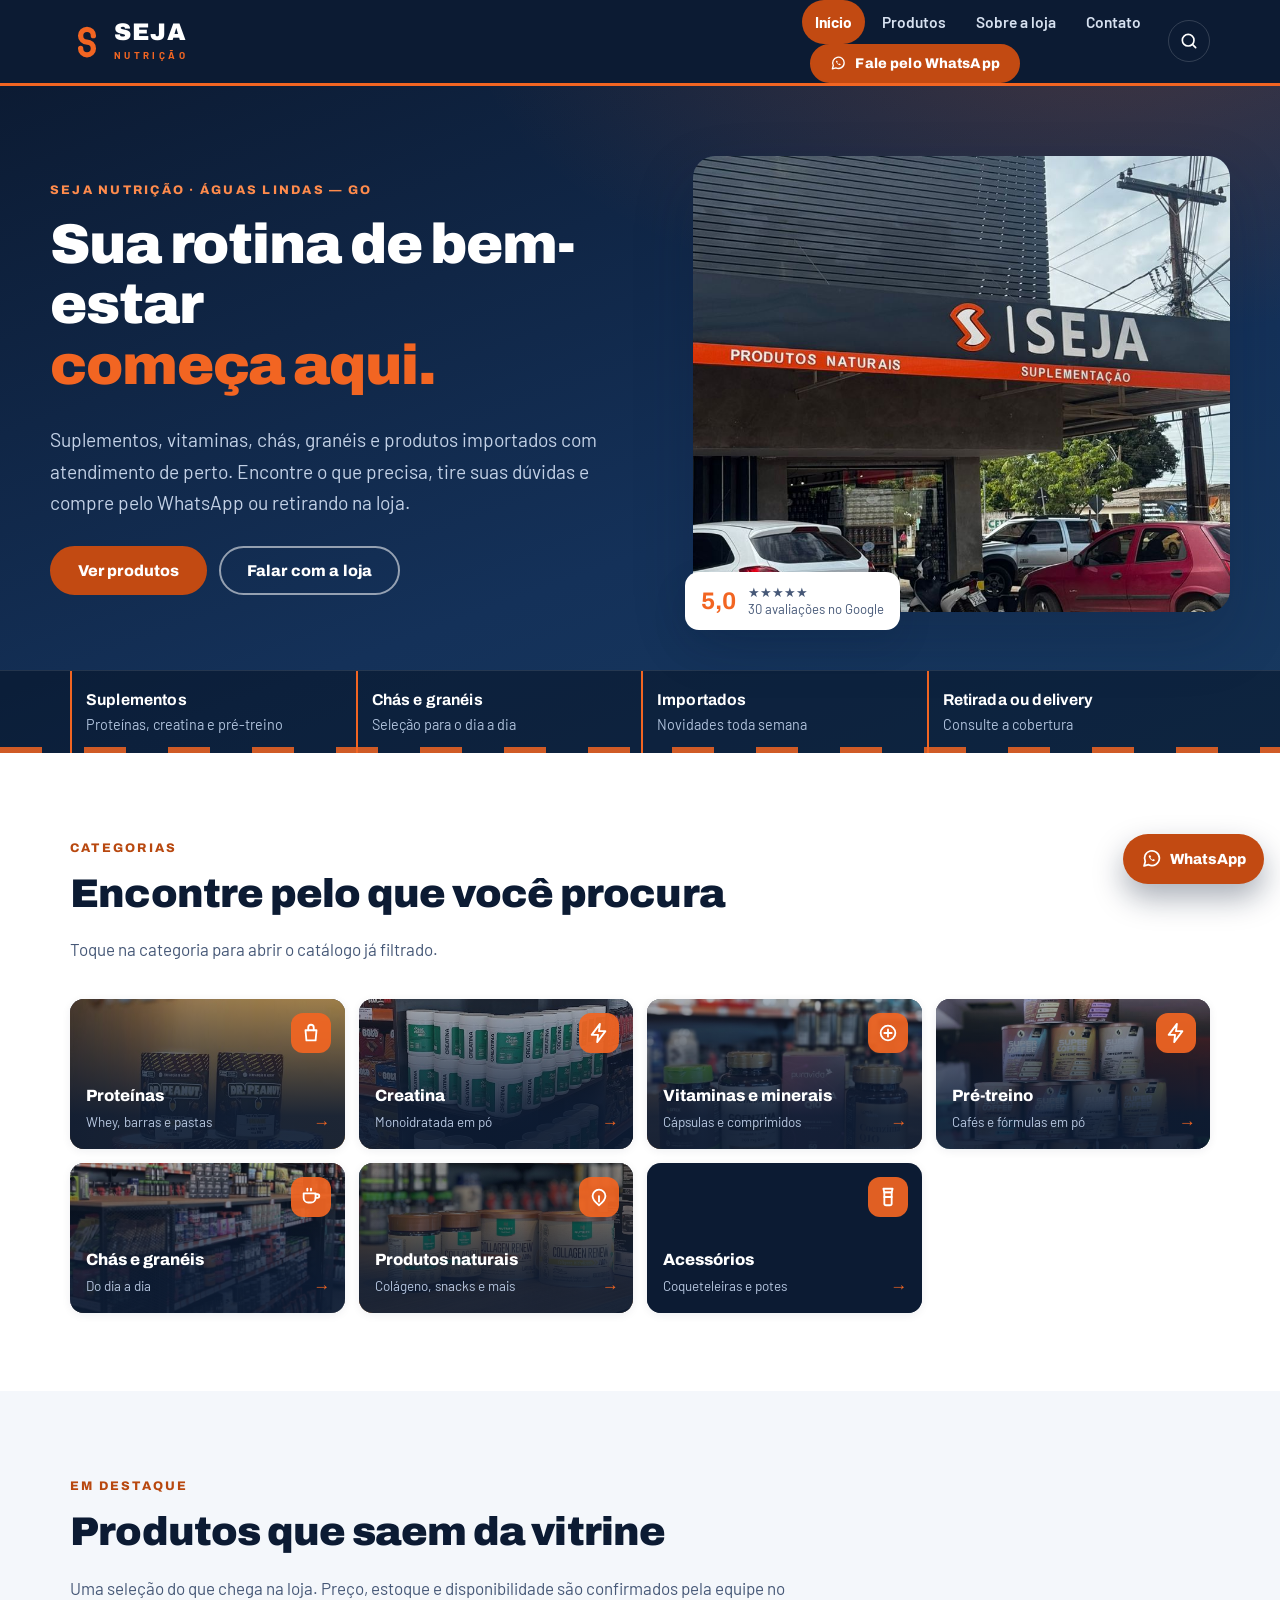
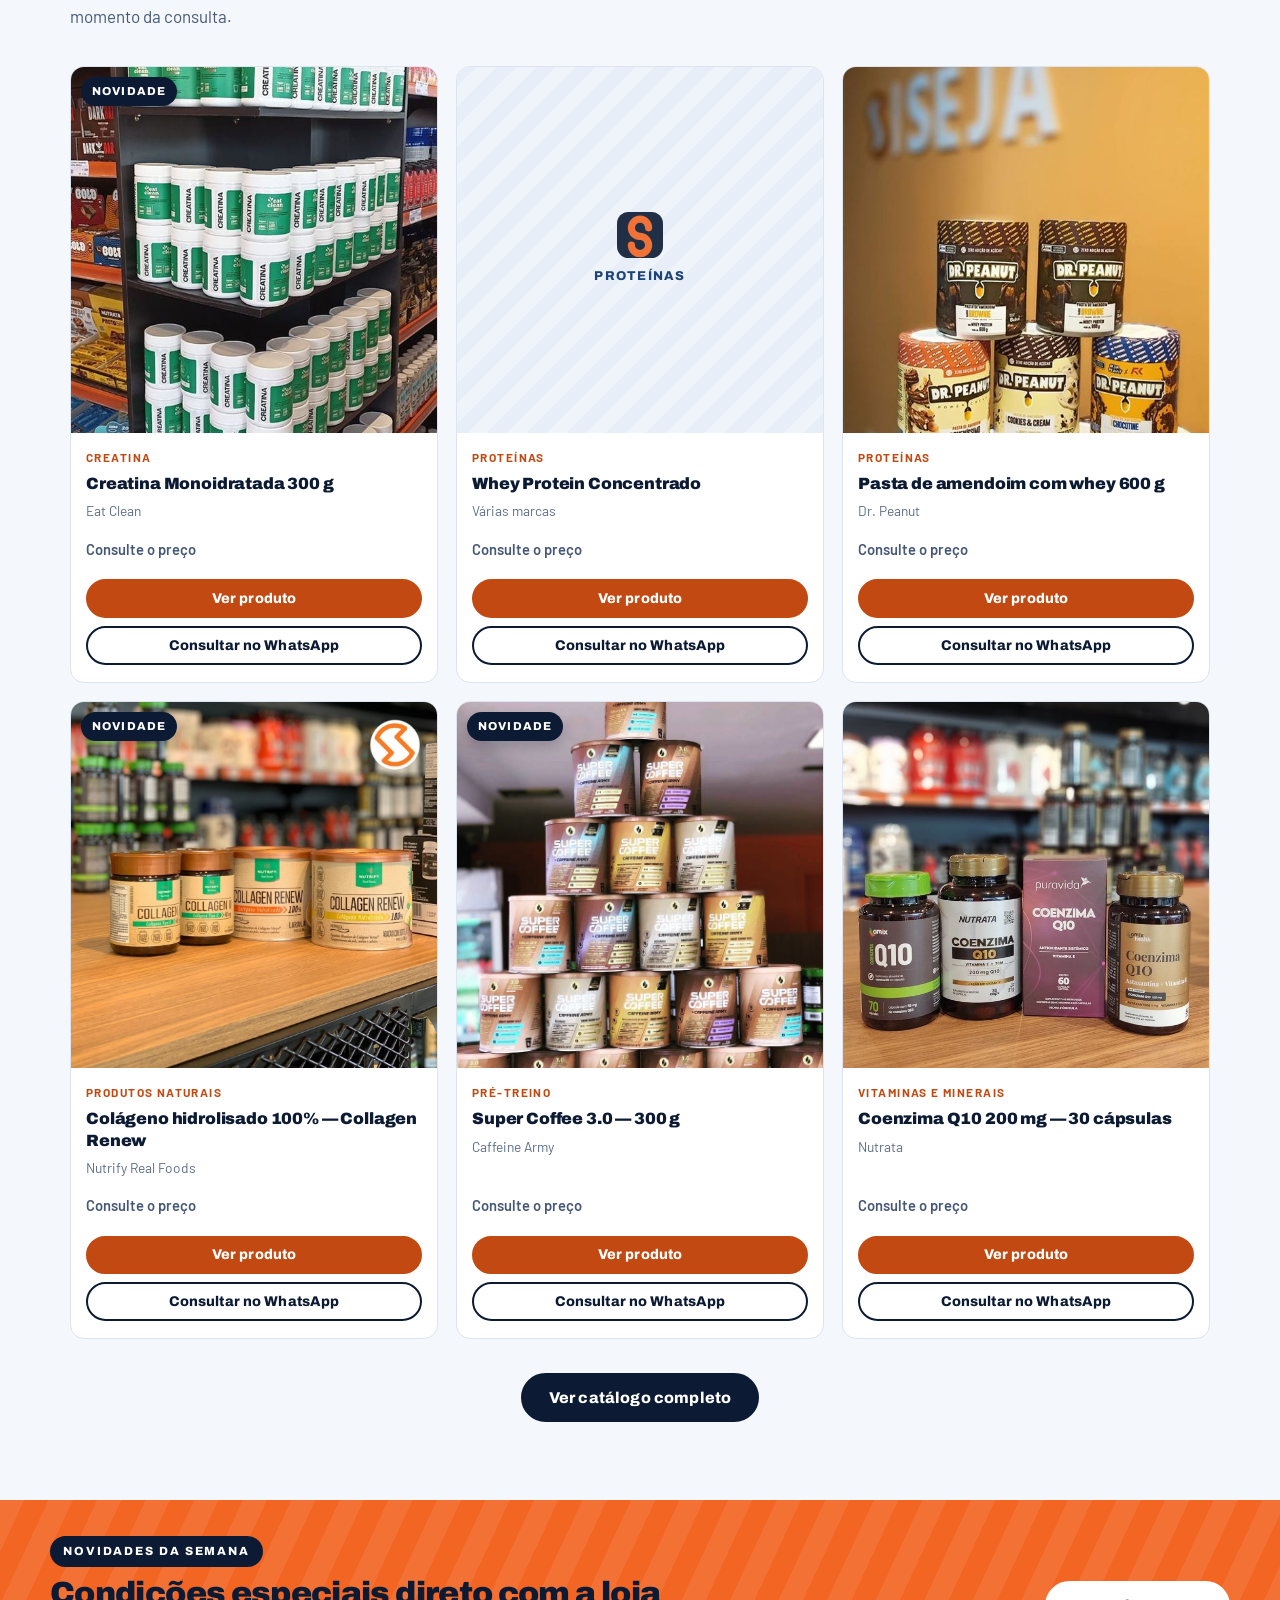
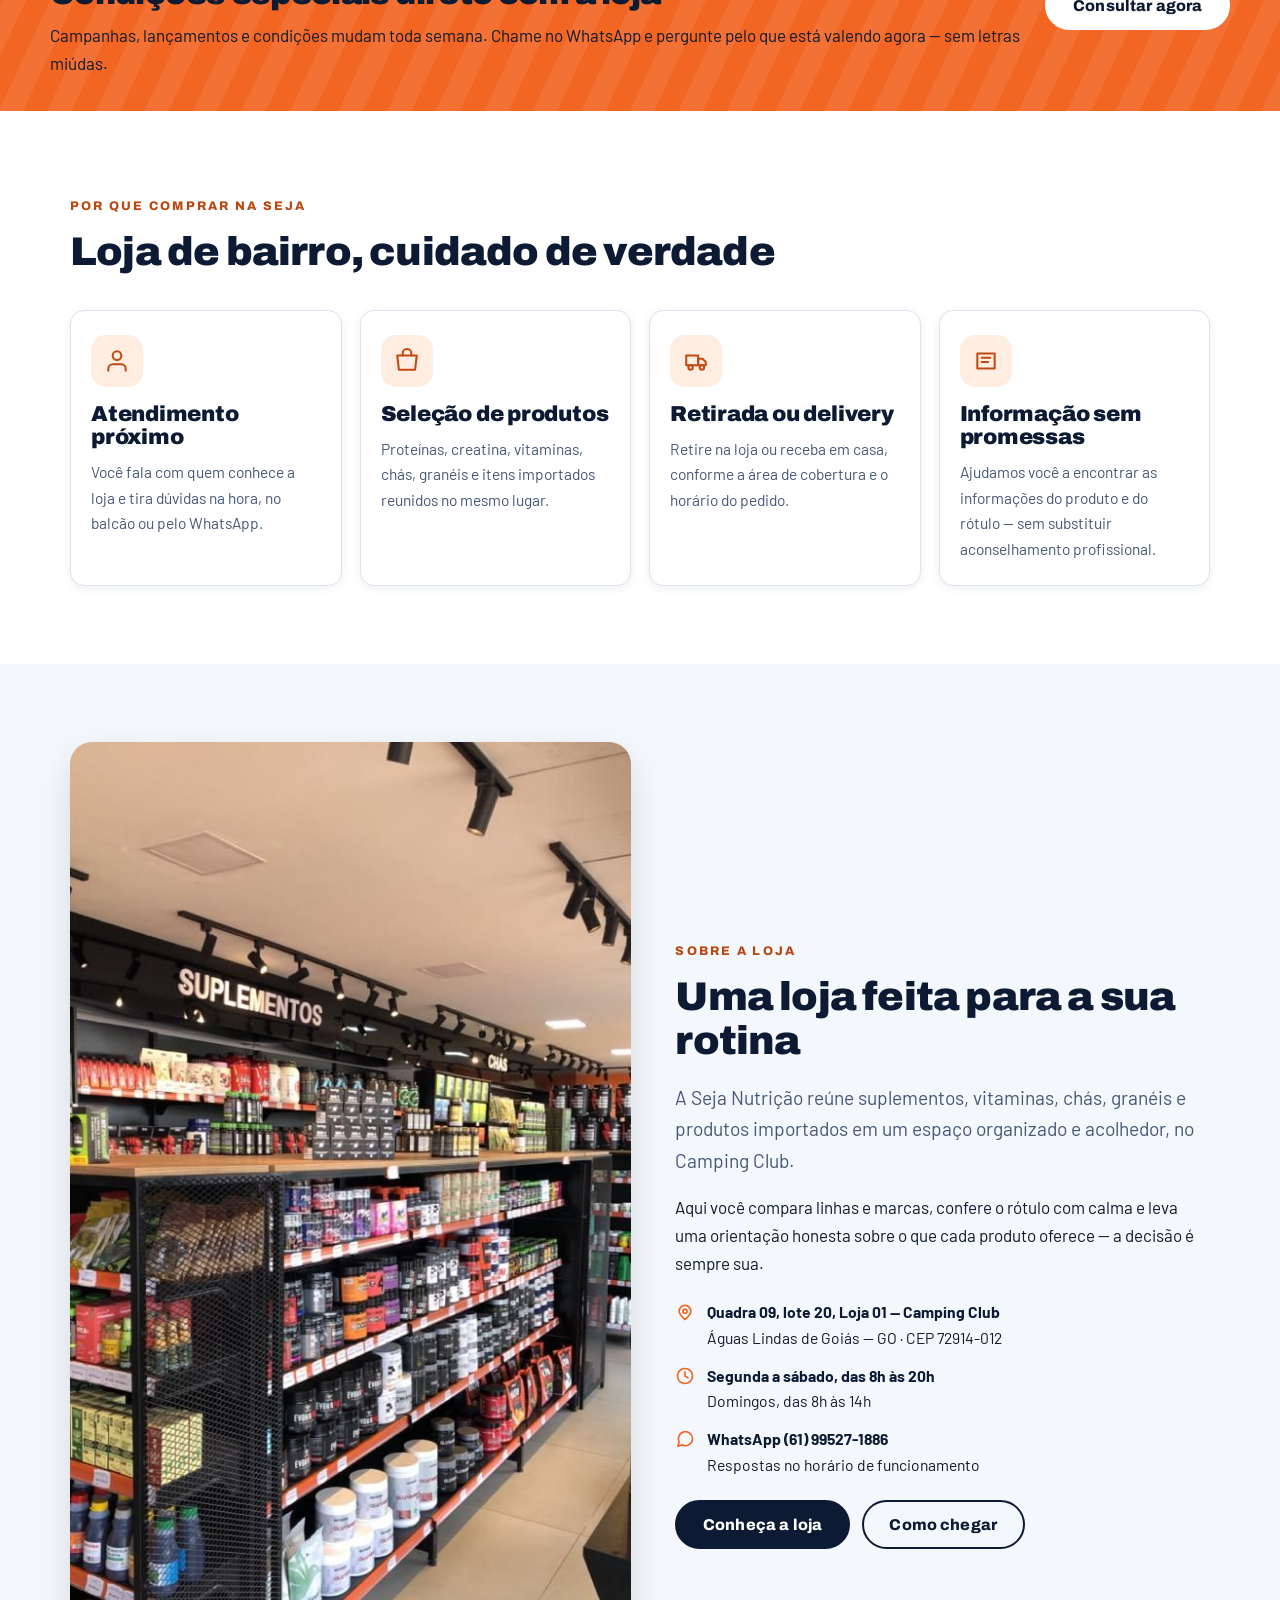
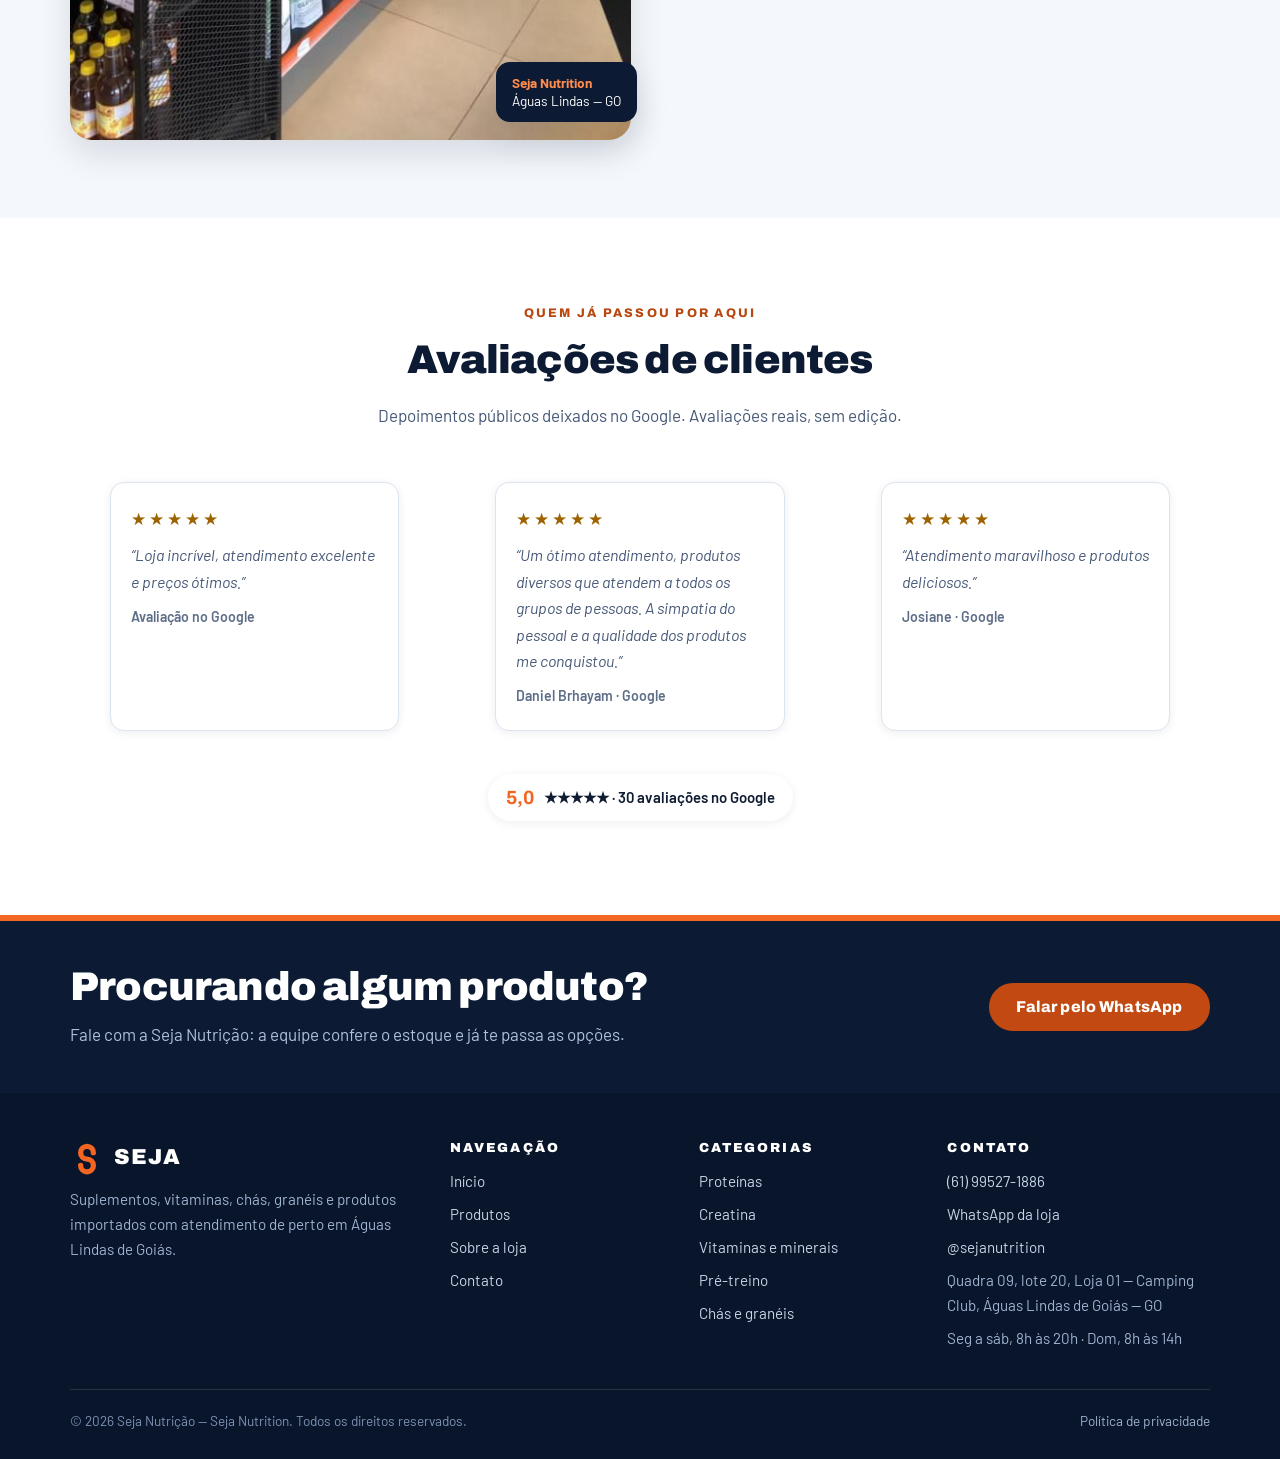
<file: index.html>
<!DOCTYPE html>
<html lang="pt-BR">
<head>
  <meta charset="UTF-8">
  <meta name="viewport" content="width=device-width, initial-scale=1.0">
  <title>Seja Nutrição — Suplementos, chás e produtos naturais em Águas Lindas/GO</title>
  <meta name="description" content="Seja Nutrição: loja de suplementos, vitaminas, chás, granéis e produtos importados em Águas Lindas de Goiás. Veja o catálogo e fale com a loja pelo WhatsApp.">
  <meta name="theme-color" content="#0C1B33">

  <meta property="og:type" content="website">
  <meta property="og:locale" content="pt_BR">
  <meta property="og:site_name" content="Seja Nutrição">
  <meta property="og:title" content="Seja Nutrição — Sua rotina de bem-estar começa aqui">
  <meta property="og:description" content="Suplementos, vitaminas, chás e granéis, produtos importados e atendimento próximo em Águas Lindas de Goiás.">
  <meta property="og:image" content="img/og-image.svg">

  <link rel="icon" href="img/favicon.svg" type="image/svg+xml">
  <link rel="preconnect" href="https://fonts.googleapis.com">
  <link rel="preconnect" href="https://fonts.gstatic.com" crossorigin>
  <link href="https://fonts.googleapis.com/css2?family=Archivo:wght@700;800;900&family=Barlow:wght@400;500;600;700&display=swap" rel="stylesheet">
  <link rel="stylesheet" href="css/styles.css">

  <script type="application/ld+json">
  {
    "@context": "https://schema.org",
    "@type": "HealthAndBeautyBusiness",
    "name": "Seja Nutrição",
    "alternateName": "Seja Nutrition",
    "image": "img/fachada.jpg",
    "description": "Loja de vitaminas e suplementos: proteínas, creatina, vitaminas, chás, granéis e produtos importados em Águas Lindas de Goiás.",
    "address": {
      "@type": "PostalAddress",
      "streetAddress": "Quadra 09, lote 20, Loja 01 — Camping Club",
      "addressLocality": "Águas Lindas de Goiás",
      "addressRegion": "GO",
      "postalCode": "72914-012",
      "addressCountry": "BR"
    },
    "telephone": "+5561995271886",
    "priceRange": "$$",
    "sameAs": ["https://www.instagram.com/sejanutrition/"],
    "openingHoursSpecification": [
      { "@type": "OpeningHoursSpecification", "dayOfWeek": ["Monday","Tuesday","Wednesday","Thursday","Friday","Saturday"], "opens": "08:00", "closes": "20:00" },
      { "@type": "OpeningHoursSpecification", "dayOfWeek": "Sunday", "opens": "08:00", "closes": "14:00" }
    ],
    "aggregateRating": { "@type": "AggregateRating", "ratingValue": "5.0", "reviewCount": "30" }
  }
  </script>
</head>
<body>
  <a class="skip-link" href="#conteudo">Pular para o conteúdo</a>

  <!-- ======================= CABEÇALHO ======================= -->
  <header class="site-header">
    <div class="container header-inner">
      <a class="brand" href="index.html" aria-label="Seja Nutrição — página inicial">
        <span class="brand__mark" aria-hidden="true">
          <svg viewBox="0 0 64 64" fill="none">
            <path d="M44 22 A12 12 0 1 0 32 34 A12 12 0 1 1 20 46"
                  stroke="#F26522" stroke-width="10" stroke-linecap="round"/>
          </svg>
        </span>
        <span>
          <span class="brand__nome">SEJA</span>
          <span class="brand__sub">NUTRIÇÃO</span>
        </span>
      </a>

      <nav id="site-nav" class="site-nav" aria-label="Navegação principal">
        <ul>
          <li><a class="nav-link" href="index.html" aria-current="page">Início</a></li>
          <li><a class="nav-link" href="produtos.html">Produtos</a></li>
          <li><a class="nav-link" href="sobre.html">Sobre a loja</a></li>
          <li><a class="nav-link" href="contato.html">Contato</a></li>
        </ul>
        <a class="btn btn--primary btn--sm header-cta" href="https://wa.me/message/U7FNIRAZKTBQB1" target="_blank" rel="noopener">
          <svg viewBox="0 0 24 24" fill="none" stroke="currentColor" stroke-width="2" stroke-linecap="round" stroke-linejoin="round" aria-hidden="true"><path d="M21 11.5a8.5 8.5 0 0 1-12.3 7.6L3.5 20.5l1.4-5A8.5 8.5 0 1 1 21 11.5z"/><path d="M8.8 9.2c.3 2.6 3.4 5.7 6 6l1.2-1.5-1.9-1.1-1 .8c-.9-.5-1.9-1.5-2.4-2.4l.8-1L10.3 8l-1.5 1.2z" fill="currentColor" stroke="none"/></svg>
          <span class="btn__rotulo">Fale pelo WhatsApp</span>
        </a>
      </nav>

      <div class="header-actions">
        <a class="icon-btn" id="btn-busca" href="produtos.html#busca" aria-label="Buscar produtos">
          <svg viewBox="0 0 24 24" fill="none" stroke="currentColor" stroke-width="2" stroke-linecap="round" aria-hidden="true"><circle cx="11" cy="11" r="7"/><path d="m20 20-3.6-3.6"/></svg>
        </a>
        <button class="nav-toggle" type="button" aria-expanded="false" aria-controls="site-nav">
          <span class="bar"></span>
          <span class="bar"></span>
          <span class="bar"></span>
          <span class="visually-hidden">Abrir menu</span>
        </button>
      </div>
    </div>
  </header>

  <main id="conteudo">
    <!-- ======================= HERO ======================= -->
    <section class="hero">
      <div class="container hero-grid">
        <div class="hero-text reveal">
          <p class="kicker">Seja Nutrição · Águas Lindas — GO</p>
          <h1>Sua rotina de bem-estar <span>começa aqui.</span></h1>
          <p class="lead">
            Suplementos, vitaminas, chás, granéis e produtos importados com atendimento
            de perto. Encontre o que precisa, tire suas dúvidas e compre pelo WhatsApp
            ou retirando na loja.
          </p>
          <div class="hero-actions">
            <a class="btn btn--primary" href="produtos.html">Ver produtos</a>
            <a class="btn btn--outline-light" href="https://wa.me/message/U7FNIRAZKTBQB1" target="_blank" rel="noopener">
              Falar com a loja
            </a>
          </div>
        </div>

        <figure class="hero-media reveal">
          <div class="hero-media__frame">
            <img src="img/fachada.jpg" alt="Fachada da loja Seja Nutrição, com placa azul-marinho e faixa laranja, no Camping Club, em Águas Lindas de Goiás"
                 width="900" height="1200" fetchpriority="high">
          </div>
          <figcaption class="hero-media__badge">
            <strong>5,0</strong>
            <span>★★★★★<br>30 avaliações no Google</span>
          </figcaption>
        </figure>
      </div>

      <div class="hero-strip">
        <div class="container">
          <ul>
            <li><strong>Suplementos</strong> Proteínas, creatina e pré-treino</li>
            <li><strong>Chás e granéis</strong> Seleção para o dia a dia</li>
            <li><strong>Importados</strong> Novidades toda semana</li>
            <li><strong>Retirada ou delivery</strong> Consulte a cobertura</li>
          </ul>
        </div>
      </div>
    </section>

    <!-- ======================= CATEGORIAS ======================= -->
    <section class="section">
      <div class="container">
        <div class="section-head reveal">
          <span class="kicker">Categorias</span>
          <h2>Encontre pelo que você procura</h2>
          <p>Toque na categoria para abrir o catálogo já filtrado.</p>
        </div>

        <div class="cats" id="grade-categorias"></div>
      </div>
    </section>

    <!-- ======================= PRODUTOS EM DESTAQUE ======================= -->
    <section class="section section--soft">
      <div class="container">
        <div class="section-head reveal">
          <span class="kicker">Em destaque</span>
          <h2>Produtos que saem da vitrine</h2>
          <p>
            Uma seleção do que chega na loja. Preço, estoque e disponibilidade são
            confirmados pela equipe no momento da consulta.
          </p>
        </div>

        <div class="grid grid-3" id="grade-destaques" data-limite="6"></div>

        <div class="section-foot reveal">
          <a class="btn btn--navy" href="produtos.html">Ver catálogo completo</a>
        </div>
      </div>
    </section>

    <!-- ======================= FAIXA PROMOCIONAL ======================= -->
    <!-- ===== ÁREA EDITÁVEL: campanha, condição especial ou novidade ===== -->
    <section class="promo" aria-label="Aviso da loja">
      <div class="container promo__inner">
        <div>
          <span class="promo__rotulo">Novidades da semana</span>
          <h2>Condições especiais direto com a loja</h2>
          <p>
            Campanhas, lançamentos e condições mudam toda semana. Chame no WhatsApp e
            pergunte pelo que está valendo agora — sem letras miúdas.
          </p>
        </div>
        <a class="btn btn--light" href="https://wa.me/message/U7FNIRAZKTBQB1" target="_blank" rel="noopener">
          Consultar agora
        </a>
      </div>
    </section>

    <!-- ======================= POR QUE COMPRAR NA SEJA ======================= -->
    <section class="section">
      <div class="container">
        <div class="section-head reveal">
          <span class="kicker">Por que comprar na Seja</span>
          <h2>Loja de bairro, cuidado de verdade</h2>
        </div>

        <div class="grid grid-4">
          <article class="feat reveal">
            <span class="feat__icone" aria-hidden="true">
              <svg viewBox="0 0 24 24" fill="none" stroke="currentColor" stroke-width="1.9" stroke-linecap="round" stroke-linejoin="round"><path d="M20 21v-2a4 4 0 0 0-4-4H8a4 4 0 0 0-4 4v2"/><circle cx="12" cy="7" r="4"/></svg>
            </span>
            <h3>Atendimento próximo</h3>
            <p>Você fala com quem conhece a loja e tira dúvidas na hora, no balcão ou pelo WhatsApp.</p>
          </article>

          <article class="feat reveal">
            <span class="feat__icone" aria-hidden="true">
              <svg viewBox="0 0 24 24" fill="none" stroke="currentColor" stroke-width="1.9" stroke-linecap="round" stroke-linejoin="round"><path d="M3 7h18l-1.5 13H4.5L3 7z"/><path d="M8 7V5a4 4 0 0 1 8 0v2"/></svg>
            </span>
            <h3>Seleção de produtos</h3>
            <p>Proteínas, creatina, vitaminas, chás, granéis e itens importados reunidos no mesmo lugar.</p>
          </article>

          <article class="feat reveal">
            <span class="feat__icone" aria-hidden="true">
              <svg viewBox="0 0 24 24" fill="none" stroke="currentColor" stroke-width="1.9" stroke-linecap="round" stroke-linejoin="round"><path d="M3 7h11v9H3z"/><path d="M14 10h4l3 3v3h-7z"/><circle cx="7" cy="18" r="2"/><circle cx="17.5" cy="18" r="2"/></svg>
            </span>
            <h3>Retirada ou delivery</h3>
            <p>Retire na loja ou receba em casa, conforme a área de cobertura e o horário do pedido.</p>
          </article>

          <article class="feat reveal">
            <span class="feat__icone" aria-hidden="true">
              <svg viewBox="0 0 24 24" fill="none" stroke="currentColor" stroke-width="1.9" stroke-linecap="round" stroke-linejoin="round"><path d="M4 5h16v14H4z"/><path d="M8 9h8M8 13h6"/></svg>
            </span>
            <h3>Informação sem promessas</h3>
            <p>Ajudamos você a encontrar as informações do produto e do rótulo — sem substituir aconselhamento profissional.</p>
          </article>
        </div>
      </div>
    </section>

    <!-- ======================= SOBRE A LOJA ======================= -->
    <section class="section section--soft">
      <div class="container sobre-grid">
        <figure class="sobre-media reveal">
          <img src="img/loja-interno.jpg" loading="lazy"
               alt="Interior da Seja Nutrição com corredores de suplementos, vitaminas e chás nas prateleiras"
               width="576" height="1024">
          <figcaption class="sobre-media__tag">
            <strong>Seja Nutrition</strong><br>Águas Lindas — GO
          </figcaption>
        </figure>

        <div class="reveal">
          <span class="kicker">Sobre a loja</span>
          <h2>Uma loja feita para a sua rotina</h2>
          <p class="lead">
            A Seja Nutrição reúne suplementos, vitaminas, chás, granéis e produtos
            importados em um espaço organizado e acolhedor, no Camping Club.
          </p>
          <p>
            Aqui você compara linhas e marcas, confere o rótulo com calma e leva uma
            orientação honesta sobre o que cada produto oferece — a decisão é sempre sua.
          </p>

          <ul class="dados-lista">
            <li>
              <svg viewBox="0 0 24 24" fill="none" stroke="currentColor" stroke-width="2" stroke-linecap="round" stroke-linejoin="round" aria-hidden="true"><path d="M12 21c-4-3.5-7-6.6-7-10a7 7 0 1 1 14 0c0 3.4-3 6.5-7 10z"/><circle cx="12" cy="11" r="2.5"/></svg>
              <span><strong>Quadra 09, lote 20, Loja 01 — Camping Club</strong><br>Águas Lindas de Goiás — GO · CEP 72914-012</span>
            </li>
            <li>
              <svg viewBox="0 0 24 24" fill="none" stroke="currentColor" stroke-width="2" stroke-linecap="round" stroke-linejoin="round" aria-hidden="true"><circle cx="12" cy="12" r="9"/><path d="M12 7v5l3.5 2"/></svg>
              <span><strong>Segunda a sábado, das 8h às 20h</strong><br>Domingos, das 8h às 14h</span>
            </li>
            <li>
              <svg viewBox="0 0 24 24" fill="none" stroke="currentColor" stroke-width="2" stroke-linecap="round" stroke-linejoin="round" aria-hidden="true"><path d="M21 11.5a8.5 8.5 0 0 1-12.3 7.6L3.5 20.5l1.4-5A8.5 8.5 0 1 1 21 11.5z"/></svg>
              <span><strong>WhatsApp (61) 99527-1886</strong><br>Respostas no horário de funcionamento</span>
            </li>
          </ul>

          <div class="hero-actions" style="margin-top:0">
            <a class="btn btn--navy" href="sobre.html">Conheça a loja</a>
            <a class="btn btn--ghost" href="contato.html">Como chegar</a>
          </div>
        </div>
      </div>
    </section>

    <!-- ======================= AVALIAÇÕES ======================= -->
    <section class="section">
      <div class="container">
        <div class="section-head section-head--center reveal">
          <span class="kicker">Quem já passou por aqui</span>
          <h2>Avaliações de clientes</h2>
          <p>Depoimentos públicos deixados no Google. Avaliações reais, sem edição.</p>
        </div>

        <div class="avaliacoes">
          <figure class="av-card reveal">
            <div class="av-estrelas" aria-label="5 de 5 estrelas">★★★★★</div>
            <blockquote>“Loja incrível, atendimento excelente e preços ótimos.”</blockquote>
            <figcaption>Avaliação no Google</figcaption>
          </figure>

          <figure class="av-card reveal">
            <div class="av-estrelas" aria-label="5 de 5 estrelas">★★★★★</div>
            <blockquote>“Um ótimo atendimento, produtos diversos que atendem a todos os grupos de pessoas. A simpatia do pessoal e a qualidade dos produtos me conquistou.”</blockquote>
            <figcaption>Daniel Brhayam · Google</figcaption>
          </figure>

          <figure class="av-card reveal">
            <div class="av-estrelas" aria-label="5 de 5 estrelas">★★★★★</div>
            <blockquote>“Atendimento maravilhoso e produtos deliciosos.”</blockquote>
            <figcaption>Josiane · Google</figcaption>
          </figure>
        </div>

        <p class="center reveal" style="margin-top:26px">
          <span class="av-nota"><strong>5,0</strong> ★★★★★ · 30 avaliações no Google</span>
        </p>
      </div>
    </section>

    <!-- ======================= CTA FINAL ======================= -->
    <section class="cta-band">
      <div class="container">
        <div>
          <h2>Procurando algum produto?</h2>
          <p>Fale com a Seja Nutrição: a equipe confere o estoque e já te passa as opções.</p>
        </div>
        <a class="btn btn--primary" href="https://wa.me/message/U7FNIRAZKTBQB1" target="_blank" rel="noopener">
          Falar pelo WhatsApp
        </a>
      </div>
    </section>
  </main>

  <!-- ======================= RODAPÉ ======================= -->
  <footer class="site-footer">
    <div class="container">
      <div class="footer-grid">
        <div>
          <div class="footer-brand">
            <span class="brand__mark" aria-hidden="true">
              <svg viewBox="0 0 64 64" fill="none"><path d="M44 22 A12 12 0 1 0 32 34 A12 12 0 1 1 20 46" stroke="#F26522" stroke-width="10" stroke-linecap="round"/></svg>
            </span>
            <span class="brand__nome">SEJA</span>
          </div>
          <p>Suplementos, vitaminas, chás, granéis e produtos importados com atendimento de perto em Águas Lindas de Goiás.</p>
        </div>

        <nav aria-label="Links do rodapé">
          <h2>Navegação</h2>
          <ul>
            <li><a href="index.html">Início</a></li>
            <li><a href="produtos.html">Produtos</a></li>
            <li><a href="sobre.html">Sobre a loja</a></li>
            <li><a href="contato.html">Contato</a></li>
          </ul>
        </nav>

        <div>
          <h2>Categorias</h2>
          <ul>
            <li><a href="produtos.html?categoria=proteinas">Proteínas</a></li>
            <li><a href="produtos.html?categoria=creatina">Creatina</a></li>
            <li><a href="produtos.html?categoria=vitaminas">Vitaminas e minerais</a></li>
            <li><a href="produtos.html?categoria=pre-treino">Pré-treino</a></li>
            <li><a href="produtos.html?categoria=chas-graneis">Chás e granéis</a></li>
          </ul>
        </div>

        <div>
          <h2>Contato</h2>
          <ul>
            <li><a href="tel:+5561995271886">(61) 99527-1886</a></li>
            <li><a href="https://wa.me/message/U7FNIRAZKTBQB1" target="_blank" rel="noopener">WhatsApp da loja</a></li>
            <li><a href="https://www.instagram.com/sejanutrition/" target="_blank" rel="noopener">@sejanutrition</a></li>
            <li>Quadra 09, lote 20, Loja 01 — Camping Club, Águas Lindas de Goiás — GO</li>
            <li>Seg a sáb, 8h às 20h · Dom, 8h às 14h</li>
          </ul>
        </div>
      </div>

      <div class="footer-bottom">
        <span>© <span id="ano">2026</span> Seja Nutrição — Seja Nutrition. Todos os direitos reservados.</span>
        <span><a href="privacidade.html">Política de privacidade</a></span>
      </div>
    </div>
  </footer>

  <a class="float-wa" href="https://wa.me/message/U7FNIRAZKTBQB1" target="_blank" rel="noopener" aria-label="Falar com a Seja Nutrição no WhatsApp">
    <svg viewBox="0 0 24 24" fill="none" stroke="currentColor" stroke-width="2" stroke-linecap="round" stroke-linejoin="round" aria-hidden="true"><path d="M21 11.5a8.5 8.5 0 0 1-12.3 7.6L3.5 20.5l1.4-5A8.5 8.5 0 1 1 21 11.5z"/><path d="M8.8 9.2c.3 2.6 3.4 5.7 6 6l1.2-1.5-1.9-1.1-1 .8c-.9-.5-1.9-1.5-2.4-2.4l.8-1L10.3 8l-1.5 1.2z" fill="currentColor" stroke="none"/></svg>
    <span>WhatsApp</span>
  </a>

  <script src="js/main.js"></script>
  <script src="js/catalogo.js"></script>
</body>
</html>
</file>
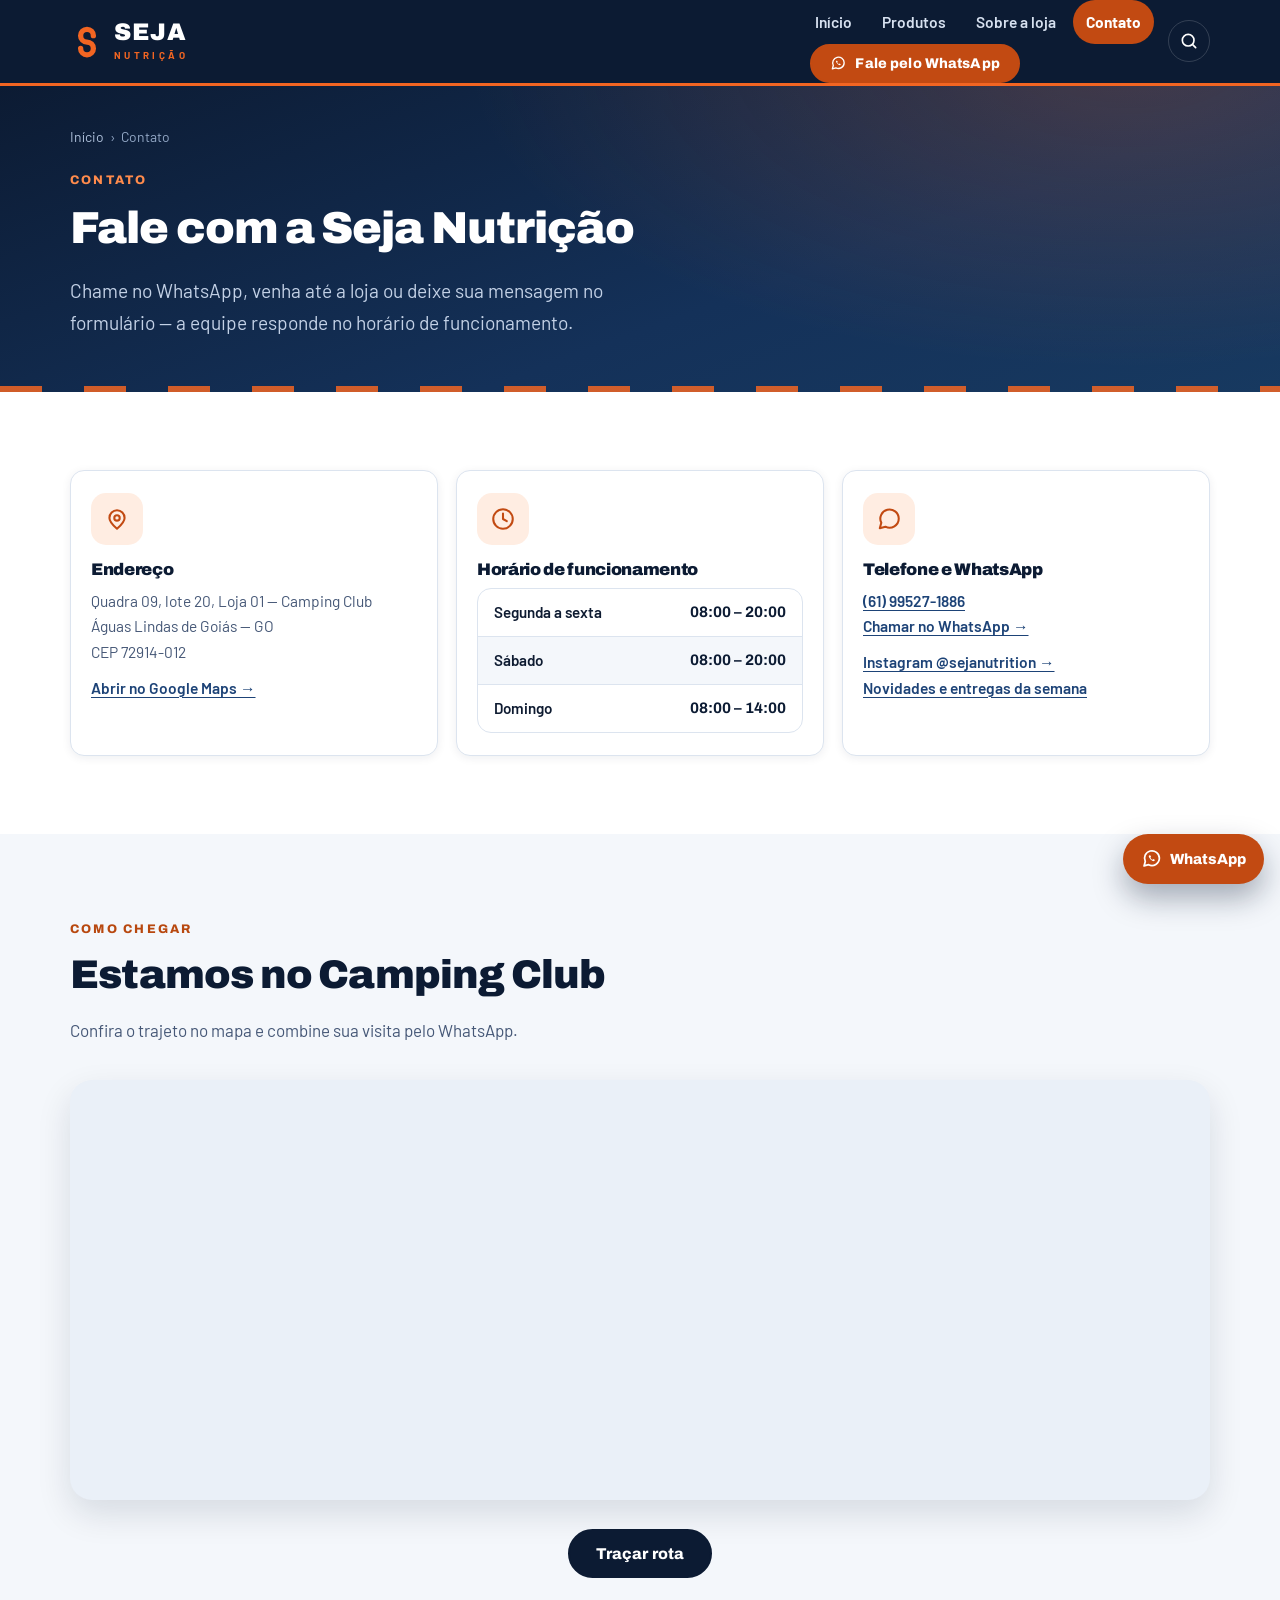
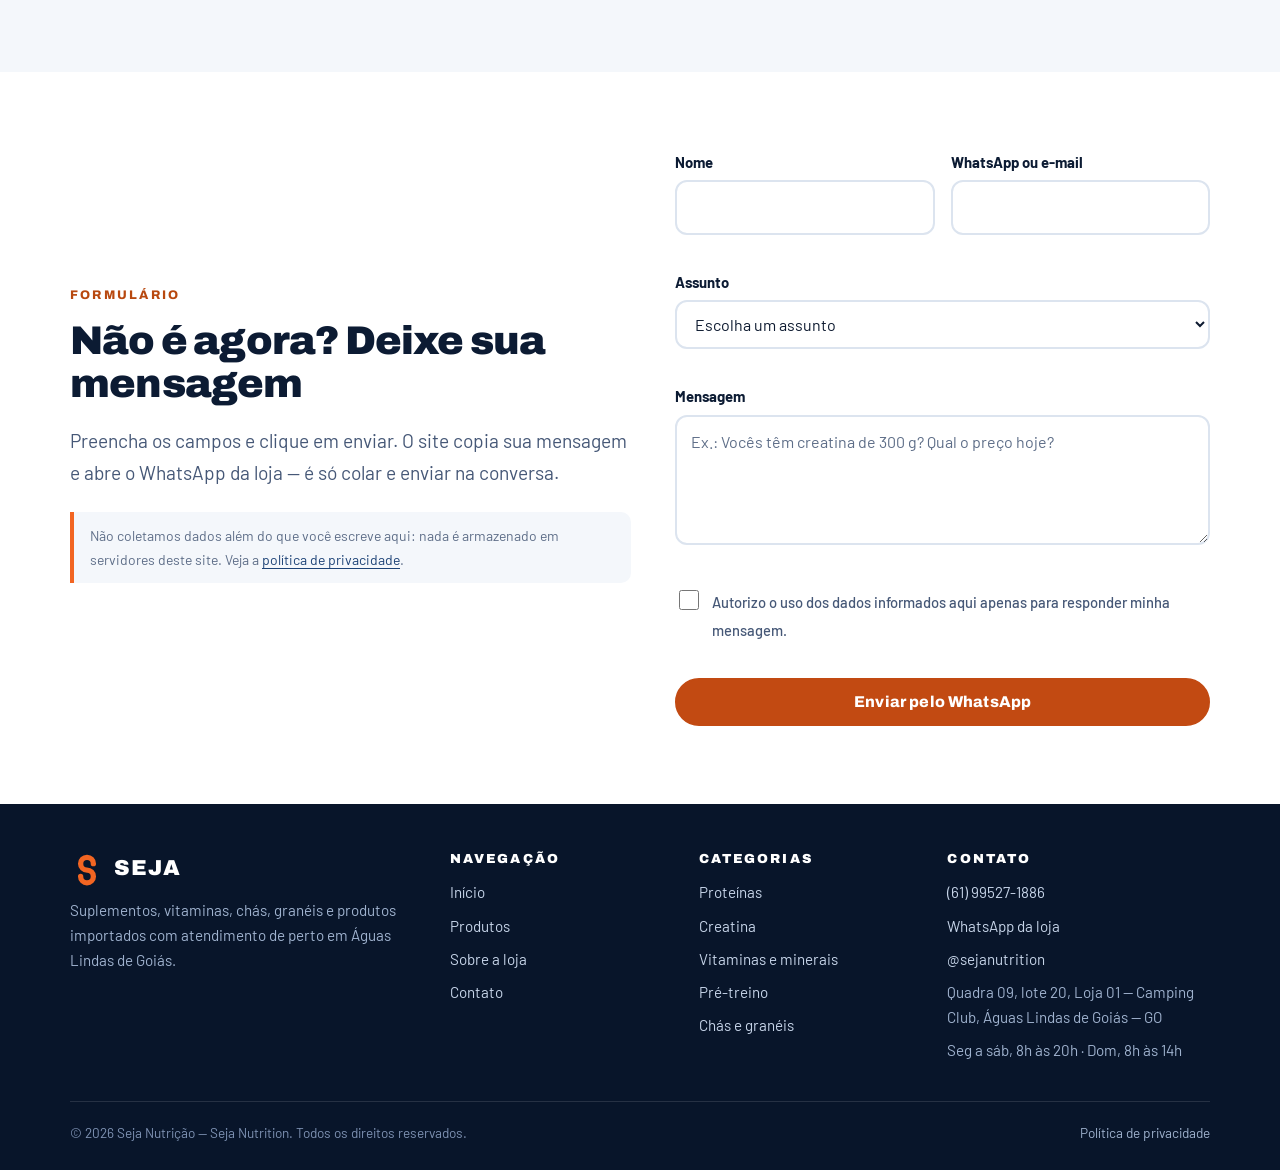
<file: contato.html>
<!DOCTYPE html>
<html lang="pt-BR">
<head>
  <meta charset="UTF-8">
  <meta name="viewport" content="width=device-width, initial-scale=1.0">
  <title>Contato — Seja Nutrição | Endereço, horários e WhatsApp</title>
  <meta name="description" content="Fale com a Seja Nutrição: endereço no Camping Club, horários de funcionamento, telefone, WhatsApp, mapa e formulário de contato.">
  <meta name="theme-color" content="#0C1B33">

  <meta property="og:type" content="website">
  <meta property="og:locale" content="pt_BR">
  <meta property="og:site_name" content="Seja Nutrição">
  <meta property="og:title" content="Contato — Seja Nutrição">
  <meta property="og:description" content="Endereço, horários, WhatsApp e mapa da loja em Águas Lindas de Goiás.">
  <meta property="og:image" content="img/og-image.svg">

  <link rel="icon" href="img/favicon.svg" type="image/svg+xml">
  <link rel="preconnect" href="https://fonts.googleapis.com">
  <link rel="preconnect" href="https://fonts.gstatic.com" crossorigin>
  <link href="https://fonts.googleapis.com/css2?family=Archivo:wght@700;800;900&family=Barlow:wght@400;500;600;700&display=swap" rel="stylesheet">
  <link rel="stylesheet" href="css/styles.css">
</head>
<body>
  <a class="skip-link" href="#conteudo">Pular para o conteúdo</a>

  <!-- ======================= CABEÇALHO ======================= -->
  <header class="site-header">
    <div class="container header-inner">
      <a class="brand" href="index.html" aria-label="Seja Nutrição — página inicial">
        <span class="brand__mark" aria-hidden="true">
          <svg viewBox="0 0 64 64" fill="none">
            <path d="M44 22 A12 12 0 1 0 32 34 A12 12 0 1 1 20 46"
                  stroke="#F26522" stroke-width="10" stroke-linecap="round"/>
          </svg>
        </span>
        <span>
          <span class="brand__nome">SEJA</span>
          <span class="brand__sub">NUTRIÇÃO</span>
        </span>
      </a>

      <nav id="site-nav" class="site-nav" aria-label="Navegação principal">
        <ul>
          <li><a class="nav-link" href="index.html">Início</a></li>
          <li><a class="nav-link" href="produtos.html">Produtos</a></li>
          <li><a class="nav-link" href="sobre.html">Sobre a loja</a></li>
          <li><a class="nav-link" href="contato.html" aria-current="page">Contato</a></li>
        </ul>
        <a class="btn btn--primary btn--sm header-cta" href="https://wa.me/message/U7FNIRAZKTBQB1" target="_blank" rel="noopener">
          <svg viewBox="0 0 24 24" fill="none" stroke="currentColor" stroke-width="2" stroke-linecap="round" stroke-linejoin="round" aria-hidden="true"><path d="M21 11.5a8.5 8.5 0 0 1-12.3 7.6L3.5 20.5l1.4-5A8.5 8.5 0 1 1 21 11.5z"/><path d="M8.8 9.2c.3 2.6 3.4 5.7 6 6l1.2-1.5-1.9-1.1-1 .8c-.9-.5-1.9-1.5-2.4-2.4l.8-1L10.3 8l-1.5 1.2z" fill="currentColor" stroke="none"/></svg>
          <span class="btn__rotulo">Fale pelo WhatsApp</span>
        </a>
      </nav>

      <div class="header-actions">
        <a class="icon-btn" id="btn-busca" href="produtos.html#busca" aria-label="Buscar produtos">
          <svg viewBox="0 0 24 24" fill="none" stroke="currentColor" stroke-width="2" stroke-linecap="round" aria-hidden="true"><circle cx="11" cy="11" r="7"/><path d="m20 20-3.6-3.6"/></svg>
        </a>
        <button class="nav-toggle" type="button" aria-expanded="false" aria-controls="site-nav">
          <span class="bar"></span>
          <span class="bar"></span>
          <span class="bar"></span>
          <span class="visually-hidden">Abrir menu</span>
        </button>
      </div>
    </div>
  </header>

  <main id="conteudo">
    <section class="hero hero--compacto">
      <div class="container">
        <div class="hero-grid">
          <div class="reveal">
            <nav class="breadcrumb" aria-label="Trilha de navegação">
              <a href="index.html">Início</a>
              <span aria-hidden="true">›</span>
              <span>Contato</span>
            </nav>
            <span class="kicker">Contato</span>
            <h1>Fale com a Seja Nutrição</h1>
            <p class="lead">
              Chame no WhatsApp, venha até a loja ou deixe sua mensagem no formulário —
              a equipe responde no horário de funcionamento.
            </p>
          </div>
        </div>
      </div>
    </section>

    <!-- ======================= CARTÕES DE INFORMAÇÃO ======================= -->
    <section class="section">
      <div class="container">
        <div class="contato-grid">
          <article class="info-card reveal">
            <span class="feat__icone" aria-hidden="true">
              <svg viewBox="0 0 24 24" fill="none" stroke="currentColor" stroke-width="1.9" stroke-linecap="round" stroke-linejoin="round"><path d="M12 21c-4-3.5-7-6.6-7-10a7 7 0 1 1 14 0c0 3.4-3 6.5-7 10z"/><circle cx="12" cy="11" r="2.5"/></svg>
            </span>
            <h2>Endereço</h2>
            <p>
              Quadra 09, lote 20, Loja 01 — Camping Club<br>
              Águas Lindas de Goiás — GO<br>
              CEP 72914-012
            </p>
            <p style="margin-top:10px">
              <a href="https://www.google.com/maps/search/?api=1&query=Seja%20Nutrition%2C%20%C3%81guas%20Lindas%20de%20Goi%C3%A1s%20GO"
                 target="_blank" rel="noopener">Abrir no Google Maps →</a>
            </p>
          </article>

          <article class="info-card reveal">
            <span class="feat__icone" aria-hidden="true">
              <svg viewBox="0 0 24 24" fill="none" stroke="currentColor" stroke-width="1.9" stroke-linecap="round" stroke-linejoin="round"><circle cx="12" cy="12" r="9"/><path d="M12 7v5l3.5 2"/></svg>
            </span>
            <h2>Horário de funcionamento</h2>
            <ul class="horarios">
              <li data-dia="Segunda-feira|Terça-feira|Quarta-feira|Quinta-feira|Sexta-feira"><strong>Segunda a sexta</strong><span>08:00 – 20:00</span></li>
              <li data-dia="Sábado"><strong>Sábado</strong><span>08:00 – 20:00</span></li>
              <li data-dia="Domingo"><strong>Domingo</strong><span>08:00 – 14:00</span></li>
            </ul>
          </article>

          <article class="info-card reveal">
            <span class="feat__icone" aria-hidden="true">
              <svg viewBox="0 0 24 24" fill="none" stroke="currentColor" stroke-width="1.9" stroke-linecap="round" stroke-linejoin="round"><path d="M21 11.5a8.5 8.5 0 0 1-12.3 7.6L3.5 20.5l1.4-5A8.5 8.5 0 1 1 21 11.5z"/></svg>
            </span>
            <h2>Telefone e WhatsApp</h2>
            <p>
              <a href="tel:+5561995271886">(61) 99527-1886</a><br>
              <a href="https://wa.me/message/U7FNIRAZKTBQB1" target="_blank" rel="noopener">Chamar no WhatsApp →</a>
            </p>
            <p style="margin-top:10px">
              <a href="https://www.instagram.com/sejanutrition/" target="_blank" rel="noopener">Instagram @sejanutrition →</a><br>
              <a href="https://www.instagram.com/sejanutrition/" target="_blank" rel="noopener">Novidades e entregas da semana</a>
            </p>
          </article>
        </div>
      </div>
    </section>

    <!-- ======================= MAPA ======================= -->
    <section class="section section--soft">
      <div class="container">
        <div class="section-head reveal">
          <span class="kicker">Como chegar</span>
          <h2>Estamos no Camping Club</h2>
          <p>Confira o trajeto no mapa e combine sua visita pelo WhatsApp.</p>
        </div>

        <iframe
          class="mapa reveal"
          title="Mapa da loja Seja Nutrição no Camping Club, Águas Lindas de Goiás"
          src="https://maps.google.com/maps?q=Seja%20Nutrition%2C%20%C3%81guas%20Lindas%20de%20Goi%C3%A1s%20GO&t=&z=16&ie=UTF8&iwloc=&output=embed"
          loading="lazy"
          referrerpolicy="no-referrer-when-downgrade"
          allowfullscreen></iframe>

        <p class="center reveal" style="margin-top:22px">
          <a class="btn btn--navy" href="https://www.google.com/maps/search/?api=1&query=Seja%20Nutrition%2C%20%C3%81guas%20Lindas%20de%20Goi%C3%A1s%20GO"
             target="_blank" rel="noopener">Traçar rota</a>
        </p>
      </div>
    </section>

    <!-- ======================= FORMULÁRIO ======================= -->
    <section class="section">
      <div class="container sobre-grid">
        <div class="reveal">
          <span class="kicker">Formulário</span>
          <h2>Não é agora? Deixe sua mensagem</h2>
          <p class="lead">
            Preencha os campos e clique em enviar. O site copia sua mensagem e abre o
            WhatsApp da loja — é só colar e enviar na conversa.
          </p>
          <p class="note">
            Não coletamos dados além do que você escreve aqui: nada é armazenado em
            servidores deste site. Veja a <a href="privacidade.html">política de privacidade</a>.
          </p>
        </div>

        <div class="reveal">
          <form class="form" id="form-contato" novalidate>
            <div class="form-row">
              <div class="form-field">
                <label for="nome">Nome</label>
                <input type="text" id="nome" name="nome" autocomplete="name" required>
                <span class="error" aria-live="polite"></span>
              </div>

              <div class="form-field">
                <label for="contato">WhatsApp ou e-mail</label>
                <input type="text" id="contato" name="contato" autocomplete="tel" required>
                <span class="error" aria-live="polite"></span>
              </div>
            </div>

            <div class="form-field">
              <label for="assunto">Assunto</label>
              <select id="assunto" name="assunto" required>
                <option value="">Escolha um assunto</option>
                <option value="Produto e preço">Produto e preço</option>
                <option value="Estoque e disponibilidade">Estoque e disponibilidade</option>
                <option value="Entrega e retirada">Entrega e retirada</option>
                <option value="Parcerias">Parcerias</option>
                <option value="Outro">Outro</option>
              </select>
              <span class="error" aria-live="polite"></span>
            </div>

            <div class="form-field">
              <label for="mensagem">Mensagem</label>
              <textarea id="mensagem" name="mensagem" maxlength="800" required
                        placeholder="Ex.: Vocês têm creatina de 300 g? Qual o preço hoje?"></textarea>
              <span class="error" aria-live="polite"></span>
            </div>

            <div class="checkbox-wrap">
              <input type="checkbox" id="consentimento" name="consentimento" required>
              <div>
                <label for="consentimento">Autorizo o uso dos dados informados aqui apenas para responder minha mensagem.</label>
                <span class="error" aria-live="polite"></span>
              </div>
            </div>

            <button class="btn btn--primary btn--block" type="submit">Enviar pelo WhatsApp</button>

            <div class="form-success" id="form-success" tabindex="-1" role="status"></div>
          </form>
        </div>
      </div>
    </section>
  </main>

  <!-- ======================= RODAPÉ ======================= -->
  <footer class="site-footer">
    <div class="container">
      <div class="footer-grid">
        <div>
          <div class="footer-brand">
            <span class="brand__mark" aria-hidden="true">
              <svg viewBox="0 0 64 64" fill="none"><path d="M44 22 A12 12 0 1 0 32 34 A12 12 0 1 1 20 46" stroke="#F26522" stroke-width="10" stroke-linecap="round"/></svg>
            </span>
            <span class="brand__nome">SEJA</span>
          </div>
          <p>Suplementos, vitaminas, chás, granéis e produtos importados com atendimento de perto em Águas Lindas de Goiás.</p>
        </div>

        <nav aria-label="Links do rodapé">
          <h2>Navegação</h2>
          <ul>
            <li><a href="index.html">Início</a></li>
            <li><a href="produtos.html">Produtos</a></li>
            <li><a href="sobre.html">Sobre a loja</a></li>
            <li><a href="contato.html">Contato</a></li>
          </ul>
        </nav>

        <div>
          <h2>Categorias</h2>
          <ul>
            <li><a href="produtos.html?categoria=proteinas">Proteínas</a></li>
            <li><a href="produtos.html?categoria=creatina">Creatina</a></li>
            <li><a href="produtos.html?categoria=vitaminas">Vitaminas e minerais</a></li>
            <li><a href="produtos.html?categoria=pre-treino">Pré-treino</a></li>
            <li><a href="produtos.html?categoria=chas-graneis">Chás e granéis</a></li>
          </ul>
        </div>

        <div>
          <h2>Contato</h2>
          <ul>
            <li><a href="tel:+5561995271886">(61) 99527-1886</a></li>
            <li><a href="https://wa.me/message/U7FNIRAZKTBQB1" target="_blank" rel="noopener">WhatsApp da loja</a></li>
            <li><a href="https://www.instagram.com/sejanutrition/" target="_blank" rel="noopener">@sejanutrition</a></li>
            <li>Quadra 09, lote 20, Loja 01 — Camping Club, Águas Lindas de Goiás — GO</li>
            <li>Seg a sáb, 8h às 20h · Dom, 8h às 14h</li>
          </ul>
        </div>
      </div>

      <div class="footer-bottom">
        <span>© <span id="ano">2026</span> Seja Nutrição — Seja Nutrition. Todos os direitos reservados.</span>
        <span><a href="privacidade.html">Política de privacidade</a></span>
      </div>
    </div>
  </footer>

  <a class="float-wa" href="https://wa.me/message/U7FNIRAZKTBQB1" target="_blank" rel="noopener" aria-label="Falar com a Seja Nutrição no WhatsApp">
    <svg viewBox="0 0 24 24" fill="none" stroke="currentColor" stroke-width="2" stroke-linecap="round" stroke-linejoin="round" aria-hidden="true"><path d="M21 11.5a8.5 8.5 0 0 1-12.3 7.6L3.5 20.5l1.4-5A8.5 8.5 0 1 1 21 11.5z"/><path d="M8.8 9.2c.3 2.6 3.4 5.7 6 6l1.2-1.5-1.9-1.1-1 .8c-.9-.5-1.9-1.5-2.4-2.4l.8-1L10.3 8l-1.5 1.2z" fill="currentColor" stroke="none"/></svg>
    <span>WhatsApp</span>
  </a>

  <script src="js/main.js"></script>
  <script src="js/catalogo.js"></script>
</body>
</html>
</file>
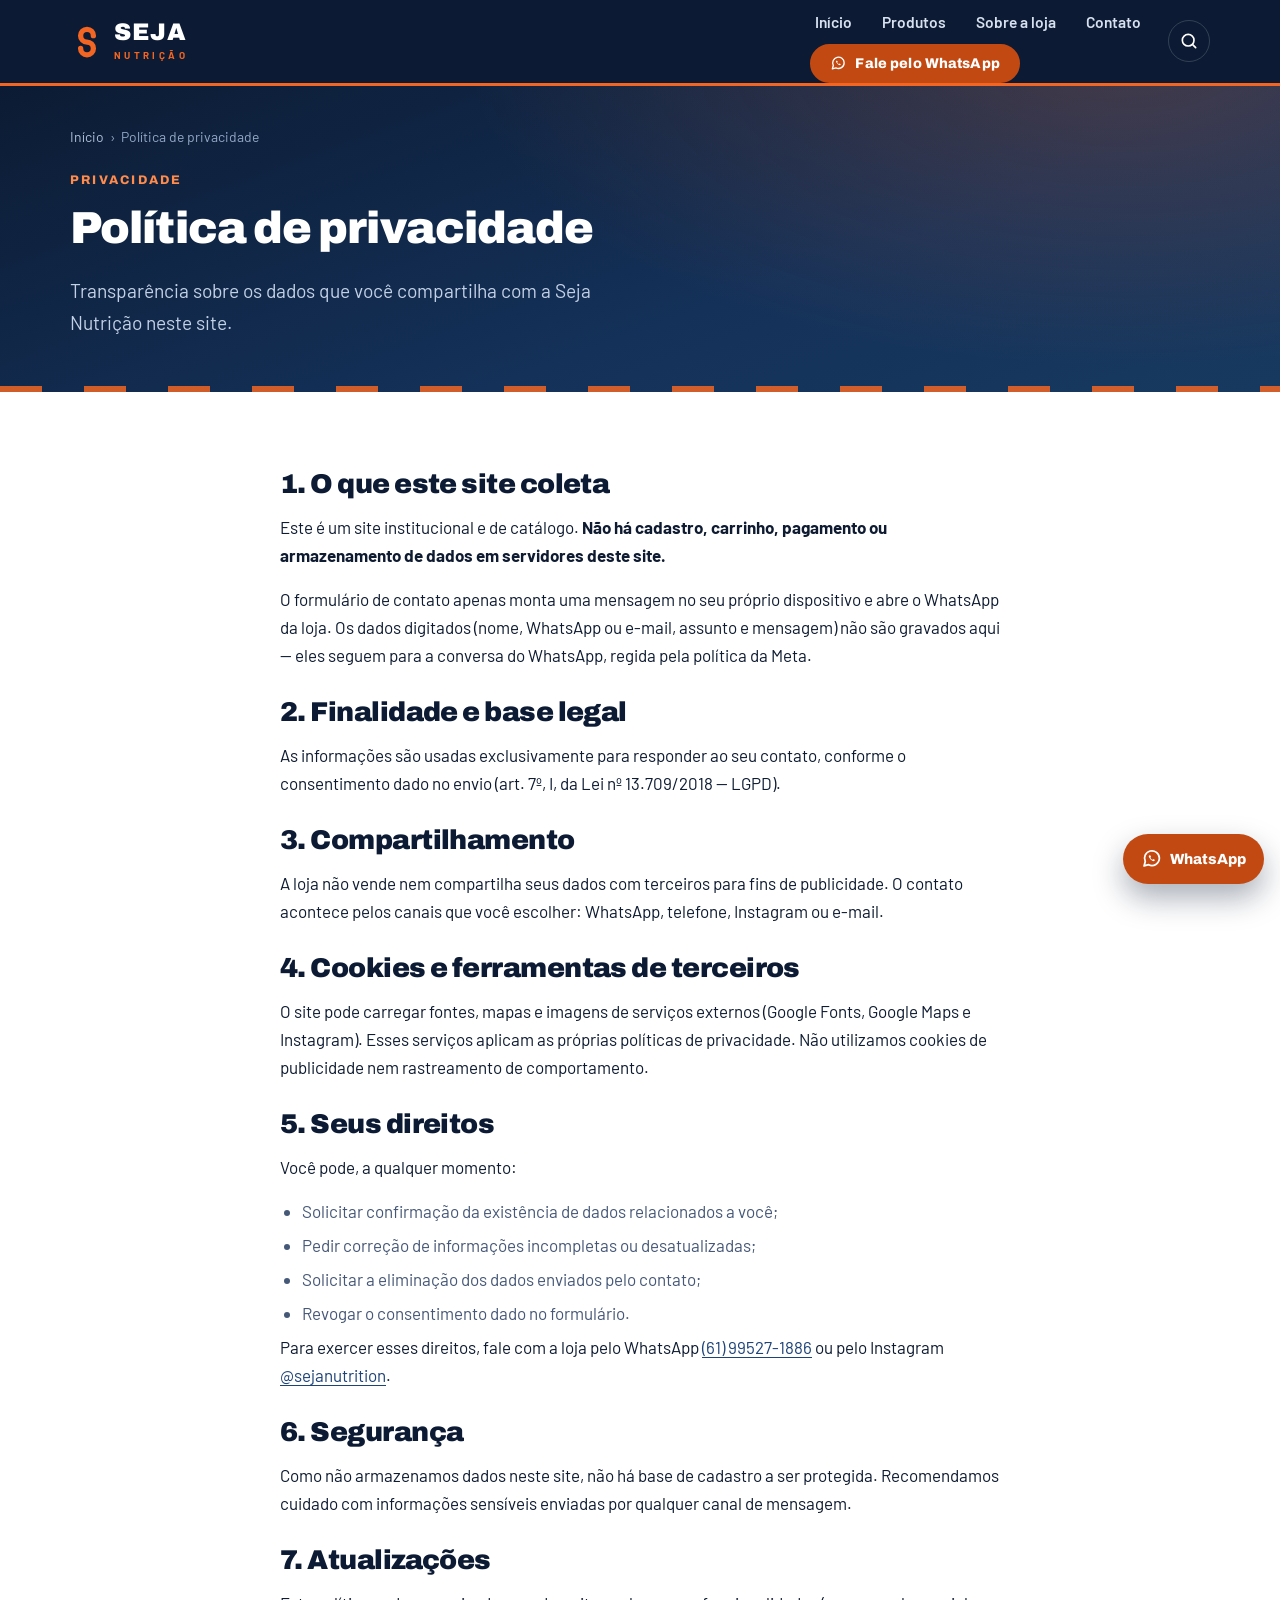
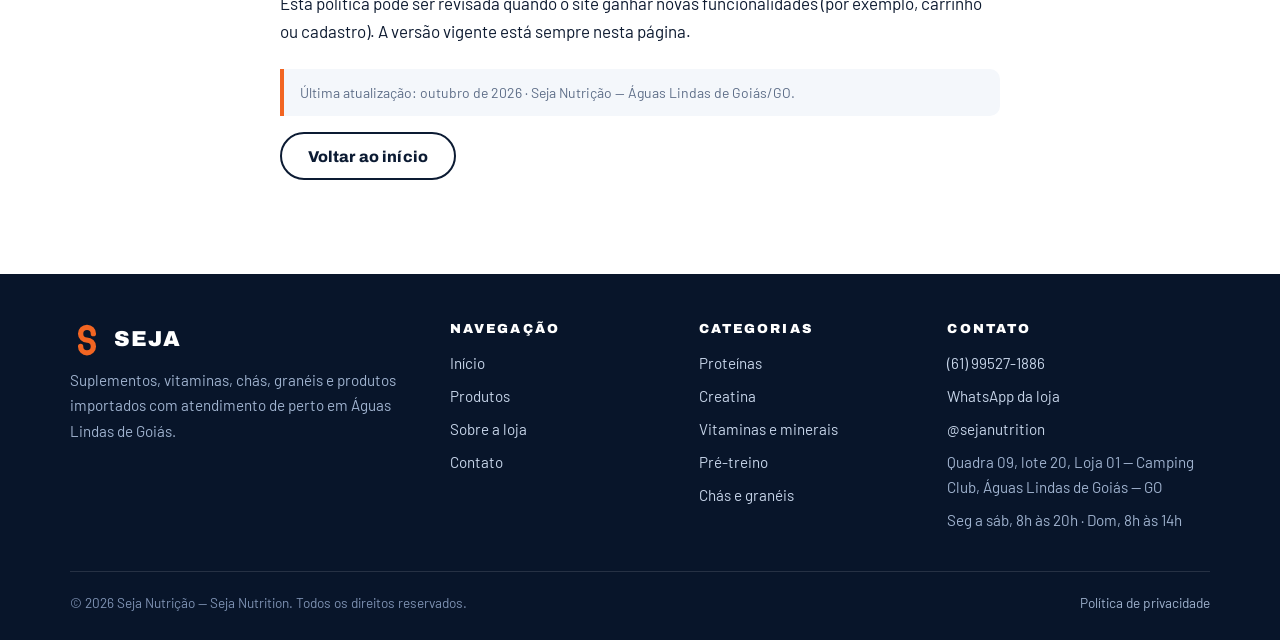
<file: privacidade.html>
<!DOCTYPE html>
<html lang="pt-BR">
<head>
  <meta charset="UTF-8">
  <meta name="viewport" content="width=device-width, initial-scale=1.0">
  <title>Política de privacidade — Seja Nutrição</title>
  <meta name="description" content="Política de privacidade do site da Seja Nutrição: como os dados enviados no formulário de contato são tratados.">
  <meta name="theme-color" content="#0C1B33">
  <meta name="robots" content="noindex">

  <link rel="icon" href="img/favicon.svg" type="image/svg+xml">
  <link rel="preconnect" href="https://fonts.googleapis.com">
  <link rel="preconnect" href="https://fonts.gstatic.com" crossorigin>
  <link href="https://fonts.googleapis.com/css2?family=Archivo:wght@700;800;900&family=Barlow:wght@400;500;600;700&display=swap" rel="stylesheet">
  <link rel="stylesheet" href="css/styles.css">
</head>
<body>
  <a class="skip-link" href="#conteudo">Pular para o conteúdo</a>

  <!-- ======================= CABEÇALHO ======================= -->
  <header class="site-header">
    <div class="container header-inner">
      <a class="brand" href="index.html" aria-label="Seja Nutrição — página inicial">
        <span class="brand__mark" aria-hidden="true">
          <svg viewBox="0 0 64 64" fill="none">
            <path d="M44 22 A12 12 0 1 0 32 34 A12 12 0 1 1 20 46"
                  stroke="#F26522" stroke-width="10" stroke-linecap="round"/>
          </svg>
        </span>
        <span>
          <span class="brand__nome">SEJA</span>
          <span class="brand__sub">NUTRIÇÃO</span>
        </span>
      </a>

      <nav id="site-nav" class="site-nav" aria-label="Navegação principal">
        <ul>
          <li><a class="nav-link" href="index.html">Início</a></li>
          <li><a class="nav-link" href="produtos.html">Produtos</a></li>
          <li><a class="nav-link" href="sobre.html">Sobre a loja</a></li>
          <li><a class="nav-link" href="contato.html">Contato</a></li>
        </ul>
        <a class="btn btn--primary btn--sm header-cta" href="https://wa.me/message/U7FNIRAZKTBQB1" target="_blank" rel="noopener">
          <svg viewBox="0 0 24 24" fill="none" stroke="currentColor" stroke-width="2" stroke-linecap="round" stroke-linejoin="round" aria-hidden="true"><path d="M21 11.5a8.5 8.5 0 0 1-12.3 7.6L3.5 20.5l1.4-5A8.5 8.5 0 1 1 21 11.5z"/><path d="M8.8 9.2c.3 2.6 3.4 5.7 6 6l1.2-1.5-1.9-1.1-1 .8c-.9-.5-1.9-1.5-2.4-2.4l.8-1L10.3 8l-1.5 1.2z" fill="currentColor" stroke="none"/></svg>
          <span class="btn__rotulo">Fale pelo WhatsApp</span>
        </a>
      </nav>

      <div class="header-actions">
        <a class="icon-btn" id="btn-busca" href="produtos.html#busca" aria-label="Buscar produtos">
          <svg viewBox="0 0 24 24" fill="none" stroke="currentColor" stroke-width="2" stroke-linecap="round" aria-hidden="true"><circle cx="11" cy="11" r="7"/><path d="m20 20-3.6-3.6"/></svg>
        </a>
        <button class="nav-toggle" type="button" aria-expanded="false" aria-controls="site-nav">
          <span class="bar"></span>
          <span class="bar"></span>
          <span class="bar"></span>
          <span class="visually-hidden">Abrir menu</span>
        </button>
      </div>
    </div>
  </header>

  <main id="conteudo">
    <section class="hero hero--compacto">
      <div class="container">
        <div class="hero-grid">
          <div>
            <nav class="breadcrumb" aria-label="Trilha de navegação">
              <a href="index.html">Início</a>
              <span aria-hidden="true">›</span>
              <span>Política de privacidade</span>
            </nav>
            <span class="kicker">Privacidade</span>
            <h1>Política de privacidade</h1>
            <p class="lead">Transparência sobre os dados que você compartilha com a Seja Nutrição neste site.</p>
          </div>
        </div>
      </div>
    </section>

    <section class="section">
      <div class="container conteudo-prosa">
        <h2 style="margin-top:0">1. O que este site coleta</h2>
        <p>
          Este é um site institucional e de catálogo. <strong>Não há cadastro, carrinho,
          pagamento ou armazenamento de dados em servidores deste site.</strong>
        </p>
        <p>
          O formulário de contato apenas monta uma mensagem no seu próprio dispositivo e
          abre o WhatsApp da loja. Os dados digitados (nome, WhatsApp ou e-mail, assunto e
          mensagem) não são gravados aqui — eles seguem para a conversa do WhatsApp,
          regida pela política da Meta.
        </p>

        <h2>2. Finalidade e base legal</h2>
        <p>
          As informações são usadas exclusivamente para responder ao seu contato, conforme
          o consentimento dado no envio (art. 7º, I, da Lei nº 13.709/2018 — LGPD).
        </p>

        <h2>3. Compartilhamento</h2>
        <p>
          A loja não vende nem compartilha seus dados com terceiros para fins de
          publicidade. O contato acontece pelos canais que você escolher: WhatsApp,
          telefone, Instagram ou e-mail.
        </p>

        <h2>4. Cookies e ferramentas de terceiros</h2>
        <p>
          O site pode carregar fontes, mapas e imagens de serviços externos (Google Fonts,
          Google Maps e Instagram). Esses serviços aplicam as próprias políticas de
          privacidade. Não utilizamos cookies de publicidade nem rastreamento de
          comportamento.
        </p>

        <h2>5. Seus direitos</h2>
        <p>Você pode, a qualquer momento:</p>
        <ul>
          <li>Solicitar confirmação da existência de dados relacionados a você;</li>
          <li>Pedir correção de informações incompletas ou desatualizadas;</li>
          <li>Solicitar a eliminação dos dados enviados pelo contato;</li>
          <li>Revogar o consentimento dado no formulário.</li>
        </ul>
        <p>
          Para exercer esses direitos, fale com a loja pelo WhatsApp
          <a href="https://wa.me/message/U7FNIRAZKTBQB1" target="_blank" rel="noopener">(61) 99527-1886</a>
          ou pelo Instagram <a href="https://www.instagram.com/sejanutrition/" target="_blank" rel="noopener">@sejanutrition</a>.
        </p>

        <h2>6. Segurança</h2>
        <p>
          Como não armazenamos dados neste site, não há base de cadastro a ser protegida.
          Recomendamos cuidado com informações sensíveis enviadas por qualquer canal de
          mensagem.
        </p>

        <h2>7. Atualizações</h2>
        <p>
          Esta política pode ser revisada quando o site ganhar novas funcionalidades
          (por exemplo, carrinho ou cadastro). A versão vigente está sempre nesta página.
        </p>

        <p class="note">
          Última atualização: outubro de 2026 · Seja Nutrição — Águas Lindas de Goiás/GO.
        </p>

        <p><a class="btn btn--ghost" href="index.html">Voltar ao início</a></p>
      </div>
    </section>
  </main>

  <!-- ======================= RODAPÉ ======================= -->
  <footer class="site-footer">
    <div class="container">
      <div class="footer-grid">
        <div>
          <div class="footer-brand">
            <span class="brand__mark" aria-hidden="true">
              <svg viewBox="0 0 64 64" fill="none"><path d="M44 22 A12 12 0 1 0 32 34 A12 12 0 1 1 20 46" stroke="#F26522" stroke-width="10" stroke-linecap="round"/></svg>
            </span>
            <span class="brand__nome">SEJA</span>
          </div>
          <p>Suplementos, vitaminas, chás, granéis e produtos importados com atendimento de perto em Águas Lindas de Goiás.</p>
        </div>

        <nav aria-label="Links do rodapé">
          <h2>Navegação</h2>
          <ul>
            <li><a href="index.html">Início</a></li>
            <li><a href="produtos.html">Produtos</a></li>
            <li><a href="sobre.html">Sobre a loja</a></li>
            <li><a href="contato.html">Contato</a></li>
          </ul>
        </nav>

        <div>
          <h2>Categorias</h2>
          <ul>
            <li><a href="produtos.html?categoria=proteinas">Proteínas</a></li>
            <li><a href="produtos.html?categoria=creatina">Creatina</a></li>
            <li><a href="produtos.html?categoria=vitaminas">Vitaminas e minerais</a></li>
            <li><a href="produtos.html?categoria=pre-treino">Pré-treino</a></li>
            <li><a href="produtos.html?categoria=chas-graneis">Chás e granéis</a></li>
          </ul>
        </div>

        <div>
          <h2>Contato</h2>
          <ul>
            <li><a href="tel:+5561995271886">(61) 99527-1886</a></li>
            <li><a href="https://wa.me/message/U7FNIRAZKTBQB1" target="_blank" rel="noopener">WhatsApp da loja</a></li>
            <li><a href="https://www.instagram.com/sejanutrition/" target="_blank" rel="noopener">@sejanutrition</a></li>
            <li>Quadra 09, lote 20, Loja 01 — Camping Club, Águas Lindas de Goiás — GO</li>
            <li>Seg a sáb, 8h às 20h · Dom, 8h às 14h</li>
          </ul>
        </div>
      </div>

      <div class="footer-bottom">
        <span>© <span id="ano">2026</span> Seja Nutrição — Seja Nutrition. Todos os direitos reservados.</span>
        <span><a href="privacidade.html">Política de privacidade</a></span>
      </div>
    </div>
  </footer>

  <a class="float-wa" href="https://wa.me/message/U7FNIRAZKTBQB1" target="_blank" rel="noopener" aria-label="Falar com a Seja Nutrição no WhatsApp">
    <svg viewBox="0 0 24 24" fill="none" stroke="currentColor" stroke-width="2" stroke-linecap="round" stroke-linejoin="round" aria-hidden="true"><path d="M21 11.5a8.5 8.5 0 0 1-12.3 7.6L3.5 20.5l1.4-5A8.5 8.5 0 1 1 21 11.5z"/><path d="M8.8 9.2c.3 2.6 3.4 5.7 6 6l1.2-1.5-1.9-1.1-1 .8c-.9-.5-1.9-1.5-2.4-2.4l.8-1L10.3 8l-1.5 1.2z" fill="currentColor" stroke="none"/></svg>
    <span>WhatsApp</span>
  </a>

  <script src="js/main.js"></script>
</body>
</html>
</file>
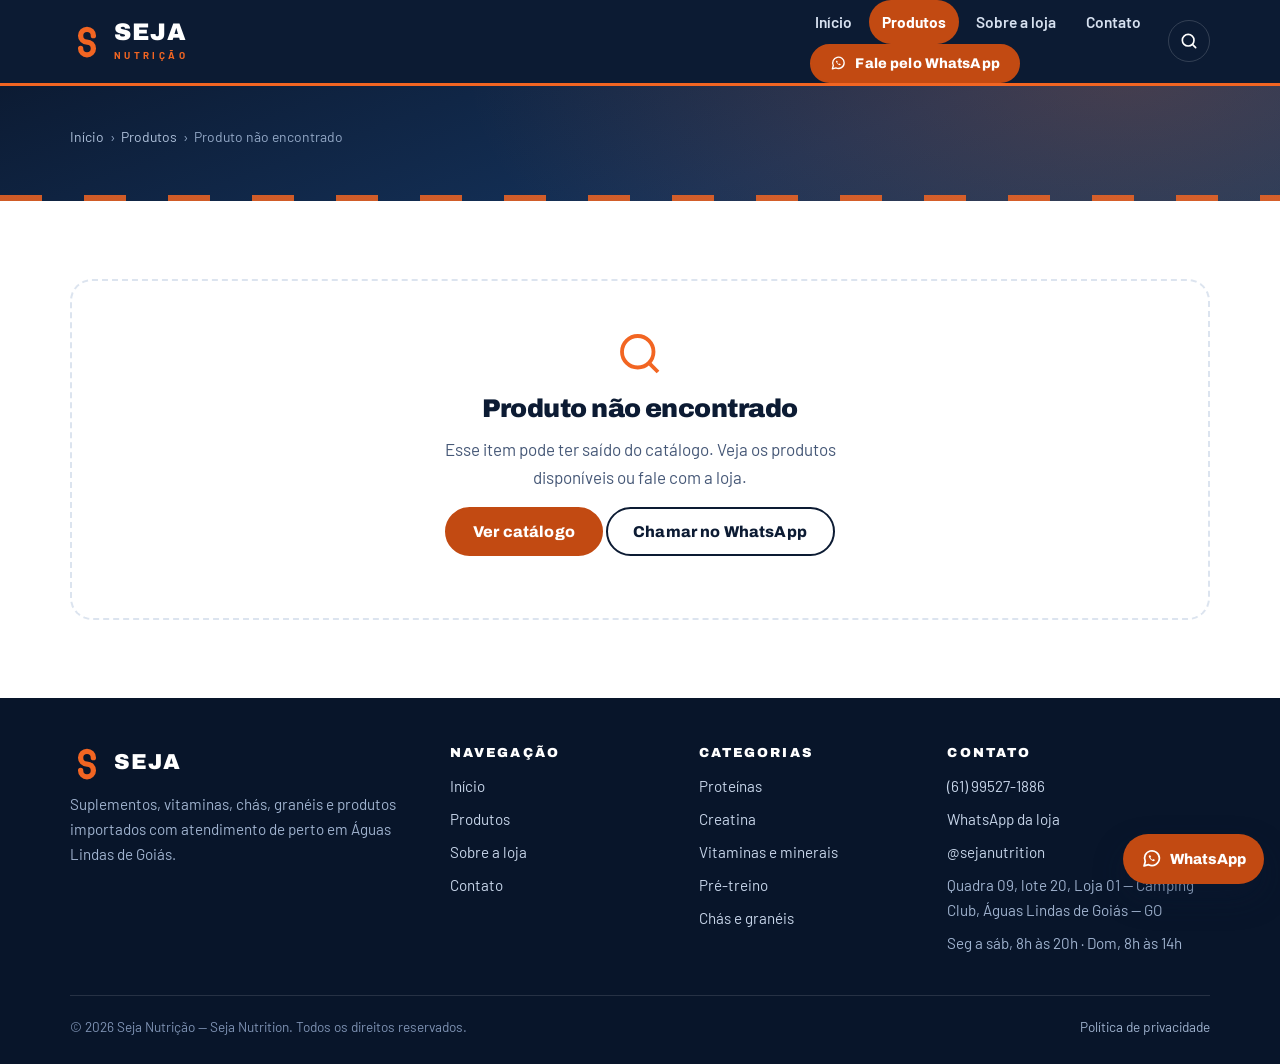
<file: produto.html>
<!DOCTYPE html>
<html lang="pt-BR">
<head>
  <meta charset="UTF-8">
  <meta name="viewport" content="width=device-width, initial-scale=1.0">
  <title>Produto — Seja Nutrição</title>
  <meta name="description" content="Detalhes do produto na Seja Nutrição: descrição, opções de sabor e tamanho, disponibilidade e consulta pelo WhatsApp.">
  <meta name="theme-color" content="#0C1B33">

  <meta property="og:type" content="website">
  <meta property="og:locale" content="pt_BR">
  <meta property="og:site_name" content="Seja Nutrição">
  <meta property="og:title" content="Produto — Seja Nutrição">
  <meta property="og:description" content="Veja os detalhes e consulte disponibilidade e preço pelo WhatsApp.">
  <meta property="og:image" content="img/og-image.svg">

  <link rel="icon" href="img/favicon.svg" type="image/svg+xml">
  <link rel="preconnect" href="https://fonts.googleapis.com">
  <link rel="preconnect" href="https://fonts.gstatic.com" crossorigin>
  <link href="https://fonts.googleapis.com/css2?family=Archivo:wght@700;800;900&family=Barlow:wght@400;500;600;700&display=swap" rel="stylesheet">
  <link rel="stylesheet" href="css/styles.css">
</head>
<body>
  <a class="skip-link" href="#conteudo">Pular para o conteúdo</a>

  <!-- ======================= CABEÇALHO ======================= -->
  <header class="site-header">
    <div class="container header-inner">
      <a class="brand" href="index.html" aria-label="Seja Nutrição — página inicial">
        <span class="brand__mark" aria-hidden="true">
          <svg viewBox="0 0 64 64" fill="none">
            <path d="M44 22 A12 12 0 1 0 32 34 A12 12 0 1 1 20 46"
                  stroke="#F26522" stroke-width="10" stroke-linecap="round"/>
          </svg>
        </span>
        <span>
          <span class="brand__nome">SEJA</span>
          <span class="brand__sub">NUTRIÇÃO</span>
        </span>
      </a>

      <nav id="site-nav" class="site-nav" aria-label="Navegação principal">
        <ul>
          <li><a class="nav-link" href="index.html">Início</a></li>
          <li><a class="nav-link" href="produtos.html" aria-current="page">Produtos</a></li>
          <li><a class="nav-link" href="sobre.html">Sobre a loja</a></li>
          <li><a class="nav-link" href="contato.html">Contato</a></li>
        </ul>
        <a class="btn btn--primary btn--sm header-cta" href="https://wa.me/message/U7FNIRAZKTBQB1" target="_blank" rel="noopener">
          <svg viewBox="0 0 24 24" fill="none" stroke="currentColor" stroke-width="2" stroke-linecap="round" stroke-linejoin="round" aria-hidden="true"><path d="M21 11.5a8.5 8.5 0 0 1-12.3 7.6L3.5 20.5l1.4-5A8.5 8.5 0 1 1 21 11.5z"/><path d="M8.8 9.2c.3 2.6 3.4 5.7 6 6l1.2-1.5-1.9-1.1-1 .8c-.9-.5-1.9-1.5-2.4-2.4l.8-1L10.3 8l-1.5 1.2z" fill="currentColor" stroke="none"/></svg>
          <span class="btn__rotulo">Fale pelo WhatsApp</span>
        </a>
      </nav>

      <div class="header-actions">
        <a class="icon-btn" id="btn-busca" href="produtos.html#busca" aria-label="Buscar produtos">
          <svg viewBox="0 0 24 24" fill="none" stroke="currentColor" stroke-width="2" stroke-linecap="round" aria-hidden="true"><circle cx="11" cy="11" r="7"/><path d="m20 20-3.6-3.6"/></svg>
        </a>
        <button class="nav-toggle" type="button" aria-expanded="false" aria-controls="site-nav">
          <span class="bar"></span>
          <span class="bar"></span>
          <span class="bar"></span>
          <span class="visually-hidden">Abrir menu</span>
        </button>
      </div>
    </div>
  </header>

  <main id="conteudo">
    <section class="hero hero--compacto">
      <div class="container">
        <div class="hero-grid">
          <nav class="breadcrumb" id="bc-produto" aria-label="Trilha de navegação">
            <a href="index.html">Início</a>
            <span aria-hidden="true">›</span>
            <a href="produtos.html">Produtos</a>
            <span aria-hidden="true">›</span>
          </nav>
        </div>
      </div>
    </section>

    <!-- Produto encontrado -->
    <section class="section" id="pagina-produto">
      <div class="container">
        <div class="produto-grid">
          <div class="produto-media">
            <span class="selo" id="produto-selo" hidden></span>
            <div class="produto-media__img" id="produto-media"></div>
          </div>

          <div class="produto-info">
            <span class="prod-card__cat" id="produto-categoria"></span>
            <h1 id="produto-nome">Carregando…</h1>
            <p class="produto-marca" id="produto-marca"></p>
            <p id="produto-descricao"></p>

            <div class="produto-preco" id="produto-preco"></div>

            <div class="opcoes" id="produto-opcoes">
              <span class="opcoes__rotulo" id="opcoes-rotulo"></span>
              <div class="opcoes__lista" id="opcoes-lista"></div>
            </div>

            <div class="produto-acoes">
              <a class="btn btn--primary" href="https://wa.me/message/U7FNIRAZKTBQB1" target="_blank" rel="noopener">
                Consultar no WhatsApp
              </a>
              <a class="btn btn--ghost" href="produtos.html">Ver outros produtos</a>
            </div>

            <div class="bloco-info">
              <h2>Informações do produto</h2>
              <ul id="produto-detalhes"></ul>
            </div>

            <div class="aviso-legal">
              <svg viewBox="0 0 24 24" fill="none" stroke="currentColor" stroke-width="2" stroke-linecap="round" stroke-linejoin="round" aria-hidden="true"><circle cx="12" cy="12" r="9"/><path d="M12 8h.01M11 12h1v4h1"/></svg>
              <p>
                Suplemento alimentar: não substitui uma alimentação equilibrada e não se
                destina a diagnosticar, tratar ou curar doenças. As informações vêm do
                rótulo do fabricante — em caso de uso contínuo, gravidez, amamentação ou
                condição de saúde, converse com um profissional antes de consumir.
              </p>
            </div>
          </div>
        </div>
      </div>
    </section>

    <!-- Produto não encontrado -->
    <section class="section" id="produto-nao-encontrado" hidden>
      <div class="container">
        <div class="estado-vazio">
          <svg viewBox="0 0 24 24" fill="none" stroke="currentColor" stroke-width="1.7" aria-hidden="true">
            <circle cx="11" cy="11" r="7"/><path d="m20 20-3.6-3.6"/>
          </svg>
          <h1 style="font-size:1.6rem">Produto não encontrado</h1>
          <p>Esse item pode ter saído do catálogo. Veja os produtos disponíveis ou fale com a loja.</p>
          <p>
            <a class="btn btn--primary" href="produtos.html">Ver catálogo</a>
            <a class="btn btn--ghost" href="https://wa.me/message/U7FNIRAZKTBQB1" target="_blank" rel="noopener">Chamar no WhatsApp</a>
          </p>
        </div>
      </div>
    </section>

    <!-- Relacionados -->
    <section class="section section--soft" id="sec-relacionados">
      <div class="container">
        <div class="section-head reveal">
          <span class="kicker">Você também pode gostar</span>
          <h2>Outros produtos da loja</h2>
        </div>
        <div class="grid grid-3" id="grade-relacionados"></div>
      </div>
    </section>
  </main>

  <!-- ======================= RODAPÉ ======================= -->
  <footer class="site-footer">
    <div class="container">
      <div class="footer-grid">
        <div>
          <div class="footer-brand">
            <span class="brand__mark" aria-hidden="true">
              <svg viewBox="0 0 64 64" fill="none"><path d="M44 22 A12 12 0 1 0 32 34 A12 12 0 1 1 20 46" stroke="#F26522" stroke-width="10" stroke-linecap="round"/></svg>
            </span>
            <span class="brand__nome">SEJA</span>
          </div>
          <p>Suplementos, vitaminas, chás, granéis e produtos importados com atendimento de perto em Águas Lindas de Goiás.</p>
        </div>

        <nav aria-label="Links do rodapé">
          <h2>Navegação</h2>
          <ul>
            <li><a href="index.html">Início</a></li>
            <li><a href="produtos.html">Produtos</a></li>
            <li><a href="sobre.html">Sobre a loja</a></li>
            <li><a href="contato.html">Contato</a></li>
          </ul>
        </nav>

        <div>
          <h2>Categorias</h2>
          <ul>
            <li><a href="produtos.html?categoria=proteinas">Proteínas</a></li>
            <li><a href="produtos.html?categoria=creatina">Creatina</a></li>
            <li><a href="produtos.html?categoria=vitaminas">Vitaminas e minerais</a></li>
            <li><a href="produtos.html?categoria=pre-treino">Pré-treino</a></li>
            <li><a href="produtos.html?categoria=chas-graneis">Chás e granéis</a></li>
          </ul>
        </div>

        <div>
          <h2>Contato</h2>
          <ul>
            <li><a href="tel:+5561995271886">(61) 99527-1886</a></li>
            <li><a href="https://wa.me/message/U7FNIRAZKTBQB1" target="_blank" rel="noopener">WhatsApp da loja</a></li>
            <li><a href="https://www.instagram.com/sejanutrition/" target="_blank" rel="noopener">@sejanutrition</a></li>
            <li>Quadra 09, lote 20, Loja 01 — Camping Club, Águas Lindas de Goiás — GO</li>
            <li>Seg a sáb, 8h às 20h · Dom, 8h às 14h</li>
          </ul>
        </div>
      </div>

      <div class="footer-bottom">
        <span>© <span id="ano">2026</span> Seja Nutrição — Seja Nutrition. Todos os direitos reservados.</span>
        <span><a href="privacidade.html">Política de privacidade</a></span>
      </div>
    </div>
  </footer>

  <a class="float-wa" href="https://wa.me/message/U7FNIRAZKTBQB1" target="_blank" rel="noopener" aria-label="Falar com a Seja Nutrição no WhatsApp">
    <svg viewBox="0 0 24 24" fill="none" stroke="currentColor" stroke-width="2" stroke-linecap="round" stroke-linejoin="round" aria-hidden="true"><path d="M21 11.5a8.5 8.5 0 0 1-12.3 7.6L3.5 20.5l1.4-5A8.5 8.5 0 1 1 21 11.5z"/><path d="M8.8 9.2c.3 2.6 3.4 5.7 6 6l1.2-1.5-1.9-1.1-1 .8c-.9-.5-1.9-1.5-2.4-2.4l.8-1L10.3 8l-1.5 1.2z" fill="currentColor" stroke="none"/></svg>
    <span>WhatsApp</span>
  </a>

  <script src="js/main.js"></script>
  <script src="js/catalogo.js"></script>
</body>
</html>
</file>
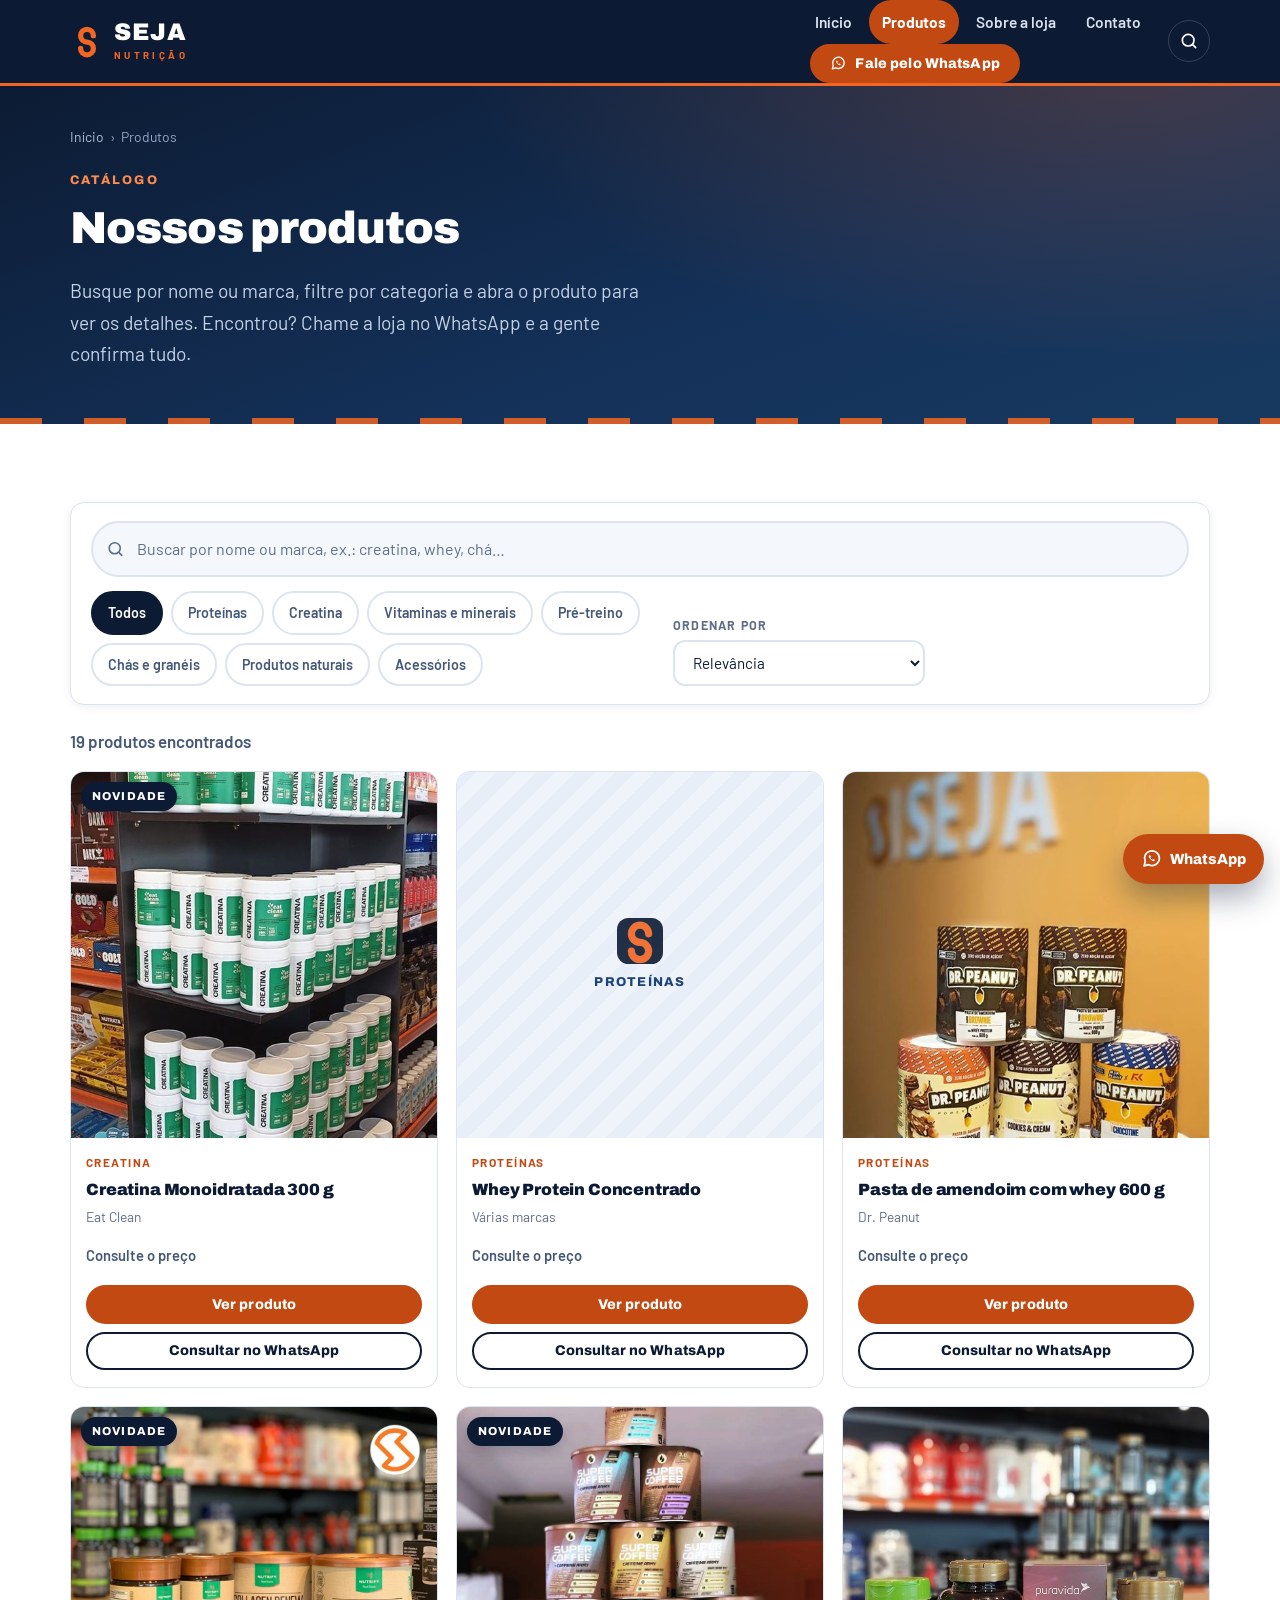
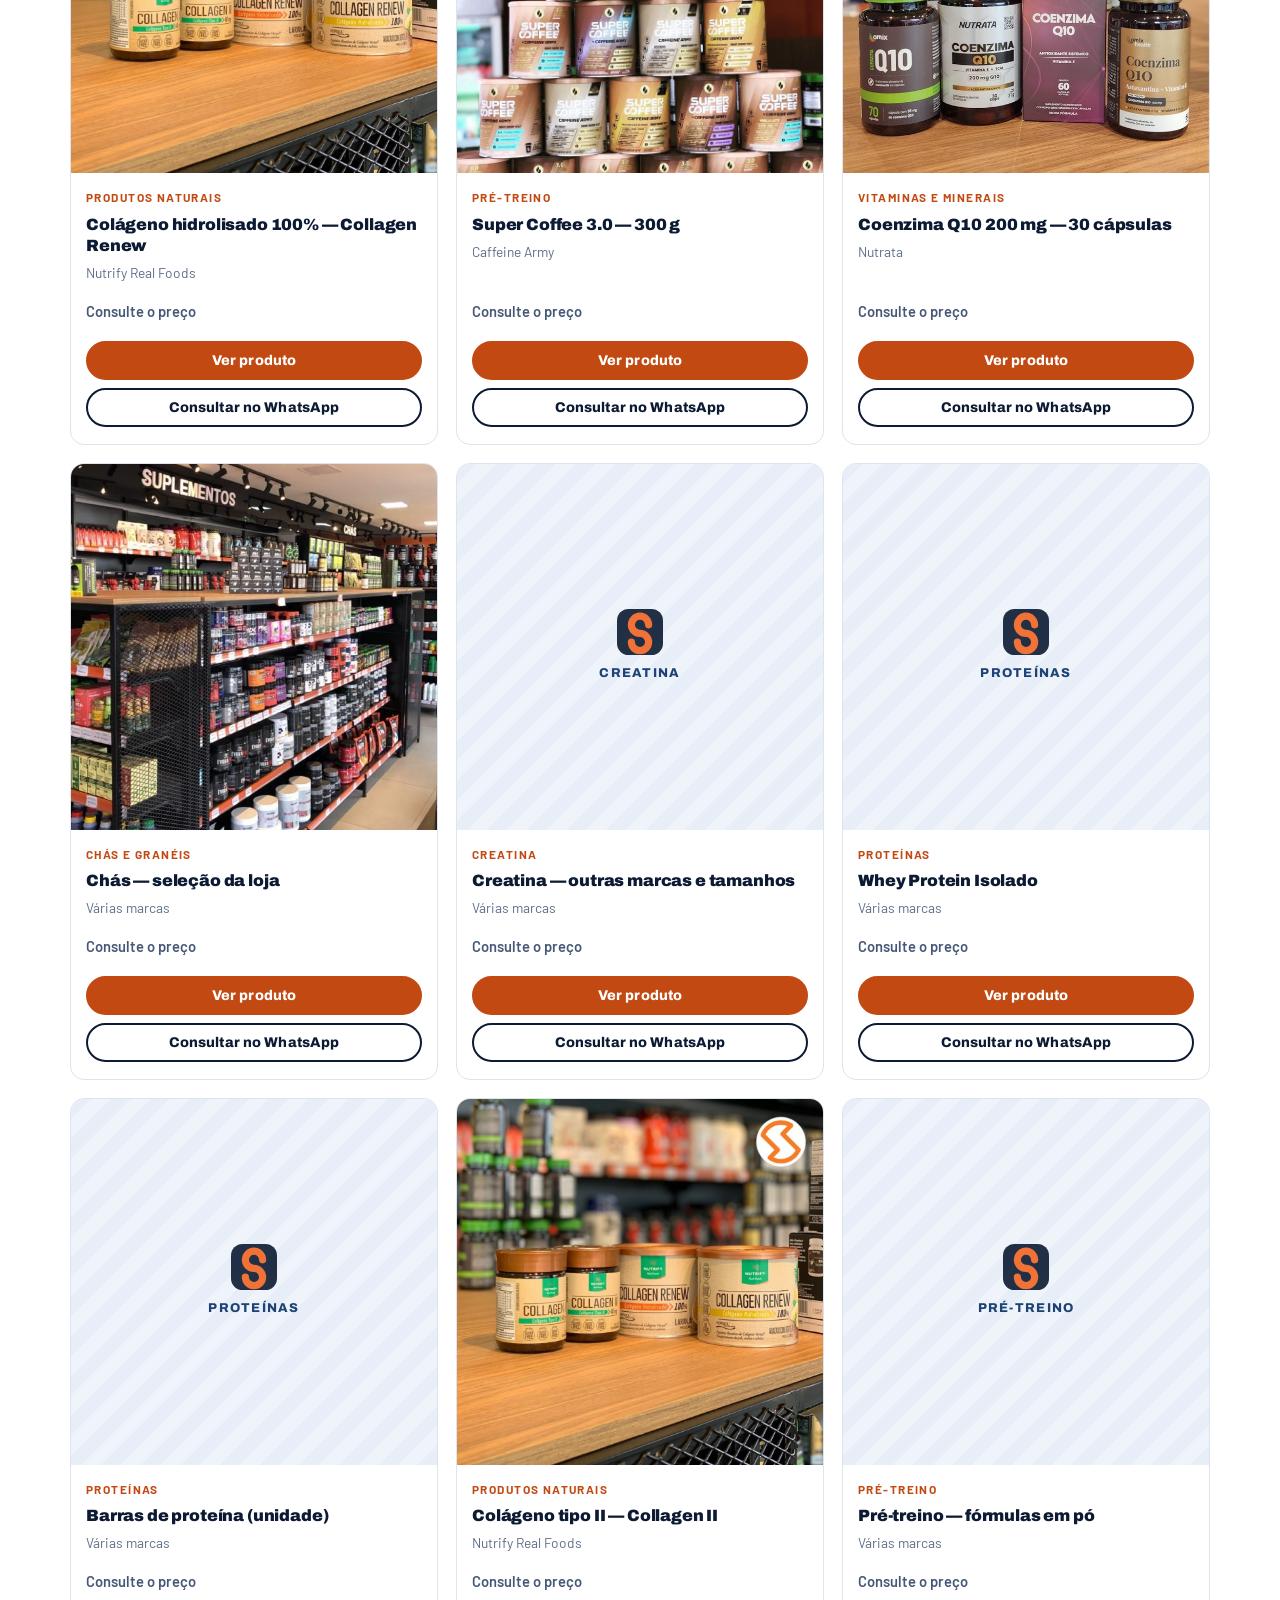
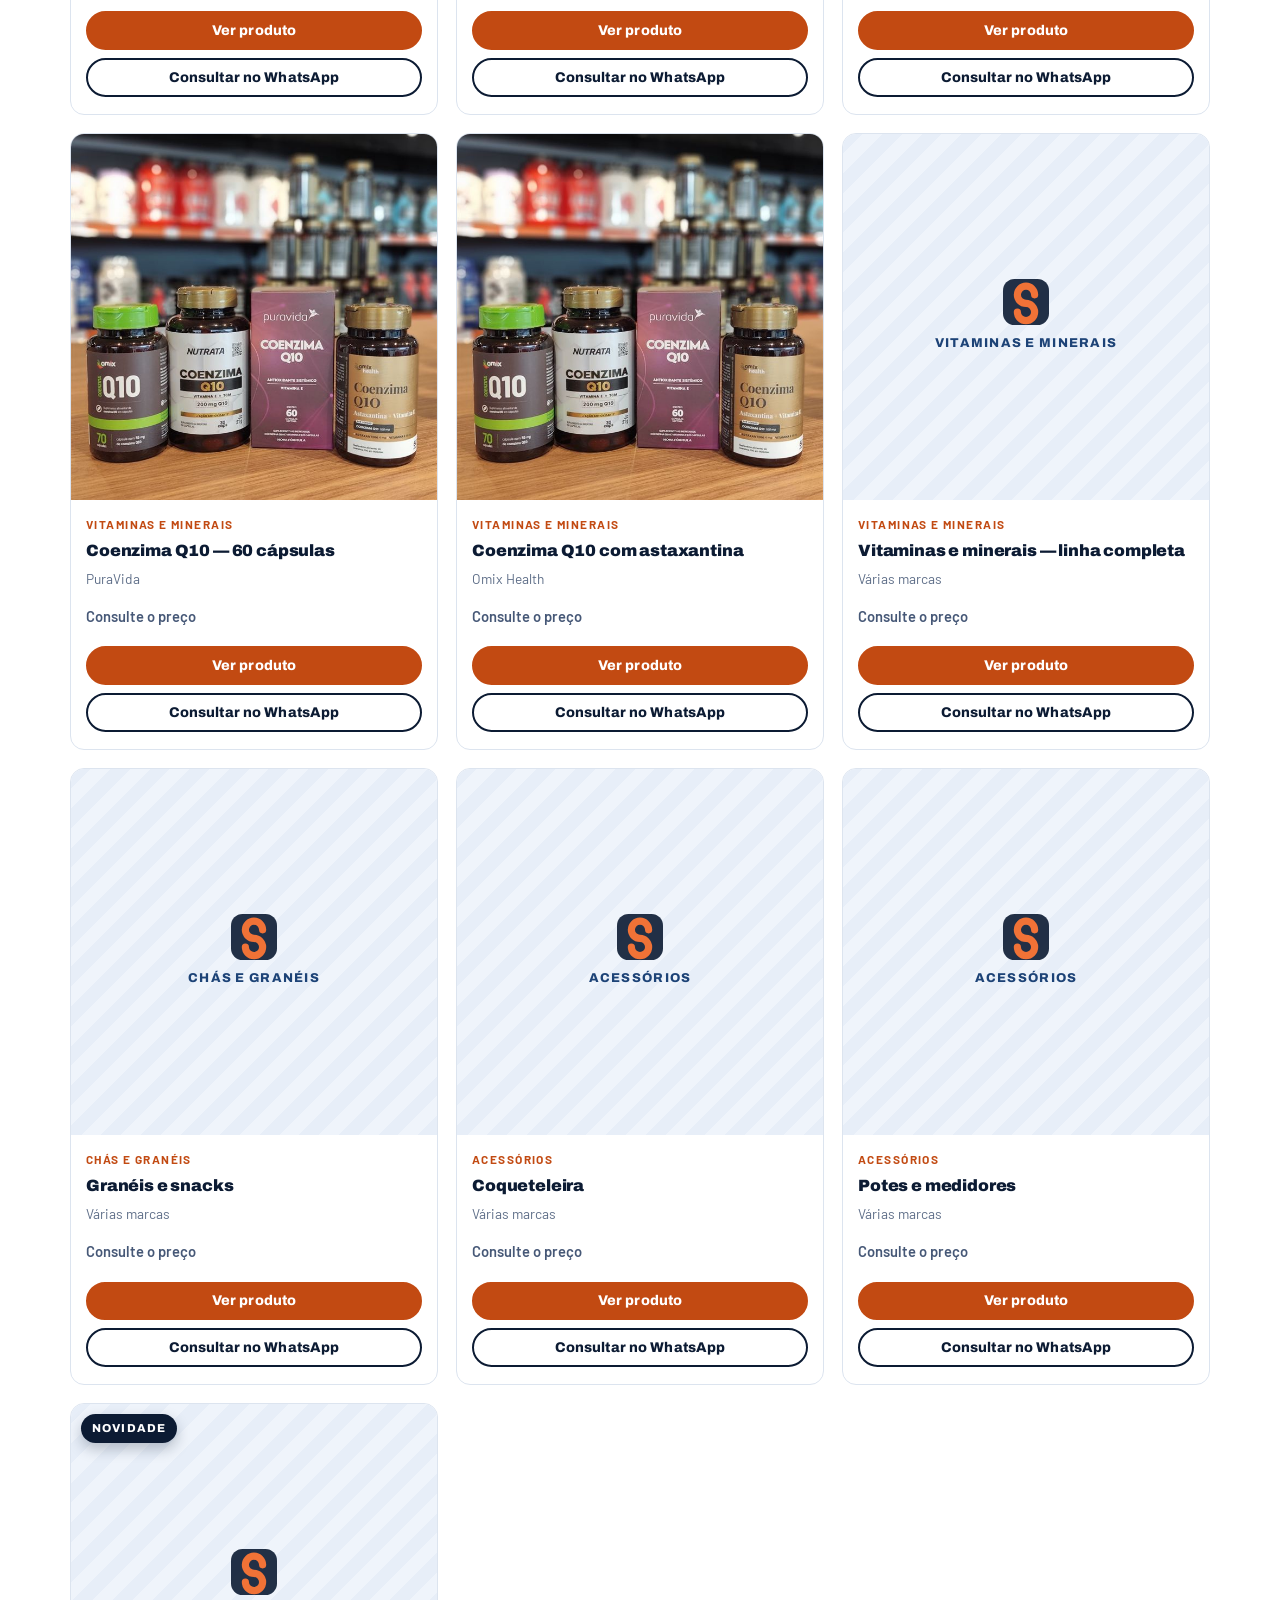
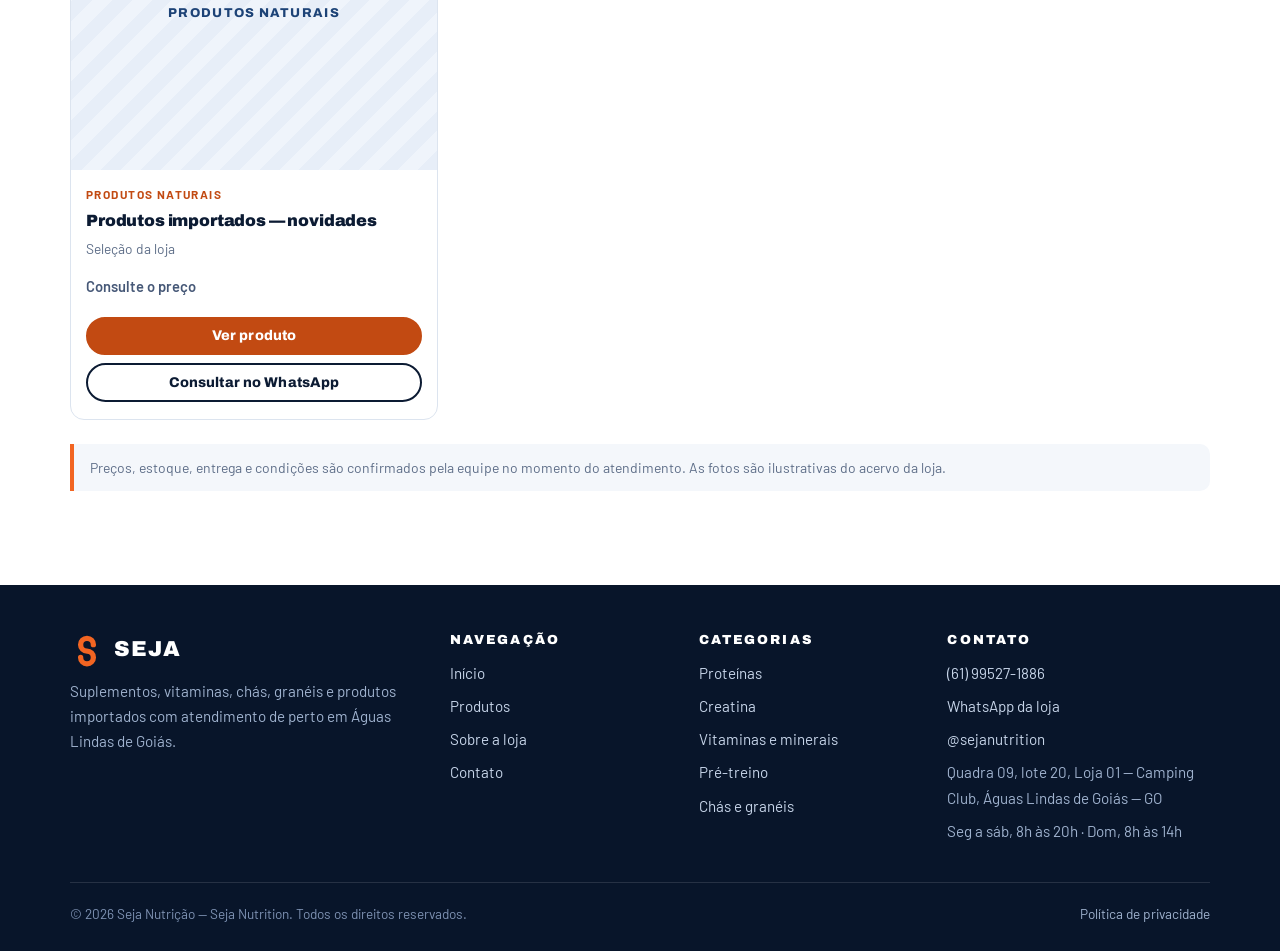
<file: produtos.html>
<!DOCTYPE html>
<html lang="pt-BR">
<head>
  <meta charset="UTF-8">
  <meta name="viewport" content="width=device-width, initial-scale=1.0">
  <title>Produtos — Seja Nutrição | Catálogo de suplementos e naturais</title>
  <meta name="description" content="Catálogo da Seja Nutrição: proteínas, creatina, vitaminas, pré-treino, chás, granéis e acessórios. Busque por nome ou marca e consulte pelo WhatsApp.">
  <meta name="theme-color" content="#0C1B33">

  <meta property="og:type" content="website">
  <meta property="og:locale" content="pt_BR">
  <meta property="og:site_name" content="Seja Nutrição">
  <meta property="og:title" content="Produtos — Seja Nutrição">
  <meta property="og:description" content="Encontre suplementos, vitaminas, chás e produtos importados no catálogo da Seja Nutrição.">
  <meta property="og:image" content="img/og-image.svg">

  <link rel="icon" href="img/favicon.svg" type="image/svg+xml">
  <link rel="preconnect" href="https://fonts.googleapis.com">
  <link rel="preconnect" href="https://fonts.gstatic.com" crossorigin>
  <link href="https://fonts.googleapis.com/css2?family=Archivo:wght@700;800;900&family=Barlow:wght@400;500;600;700&display=swap" rel="stylesheet">
  <link rel="stylesheet" href="css/styles.css">
</head>
<body>
  <a class="skip-link" href="#conteudo">Pular para o conteúdo</a>

  <!-- ======================= CABEÇALHO ======================= -->
  <header class="site-header">
    <div class="container header-inner">
      <a class="brand" href="index.html" aria-label="Seja Nutrição — página inicial">
        <span class="brand__mark" aria-hidden="true">
          <svg viewBox="0 0 64 64" fill="none">
            <path d="M44 22 A12 12 0 1 0 32 34 A12 12 0 1 1 20 46"
                  stroke="#F26522" stroke-width="10" stroke-linecap="round"/>
          </svg>
        </span>
        <span>
          <span class="brand__nome">SEJA</span>
          <span class="brand__sub">NUTRIÇÃO</span>
        </span>
      </a>

      <nav id="site-nav" class="site-nav" aria-label="Navegação principal">
        <ul>
          <li><a class="nav-link" href="index.html">Início</a></li>
          <li><a class="nav-link" href="produtos.html" aria-current="page">Produtos</a></li>
          <li><a class="nav-link" href="sobre.html">Sobre a loja</a></li>
          <li><a class="nav-link" href="contato.html">Contato</a></li>
        </ul>
        <a class="btn btn--primary btn--sm header-cta" href="https://wa.me/message/U7FNIRAZKTBQB1" target="_blank" rel="noopener">
          <svg viewBox="0 0 24 24" fill="none" stroke="currentColor" stroke-width="2" stroke-linecap="round" stroke-linejoin="round" aria-hidden="true"><path d="M21 11.5a8.5 8.5 0 0 1-12.3 7.6L3.5 20.5l1.4-5A8.5 8.5 0 1 1 21 11.5z"/><path d="M8.8 9.2c.3 2.6 3.4 5.7 6 6l1.2-1.5-1.9-1.1-1 .8c-.9-.5-1.9-1.5-2.4-2.4l.8-1L10.3 8l-1.5 1.2z" fill="currentColor" stroke="none"/></svg>
          <span class="btn__rotulo">Fale pelo WhatsApp</span>
        </a>
      </nav>

      <div class="header-actions">
        <a class="icon-btn" id="btn-busca" href="produtos.html#busca" aria-label="Buscar produtos">
          <svg viewBox="0 0 24 24" fill="none" stroke="currentColor" stroke-width="2" stroke-linecap="round" aria-hidden="true"><circle cx="11" cy="11" r="7"/><path d="m20 20-3.6-3.6"/></svg>
        </a>
        <button class="nav-toggle" type="button" aria-expanded="false" aria-controls="site-nav">
          <span class="bar"></span>
          <span class="bar"></span>
          <span class="bar"></span>
          <span class="visually-hidden">Abrir menu</span>
        </button>
      </div>
    </div>
  </header>

  <main id="conteudo">
    <section class="hero hero--compacto">
      <div class="container">
        <div class="hero-grid">
          <div class="reveal">
            <nav class="breadcrumb" aria-label="Trilha de navegação">
              <a href="index.html">Início</a>
              <span aria-hidden="true">›</span>
              <span>Produtos</span>
            </nav>
            <span class="kicker">Catálogo</span>
            <h1>Nossos produtos</h1>
            <p class="lead">
              Busque por nome ou marca, filtre por categoria e abra o produto para ver os
              detalhes. Encontrou? Chame a loja no WhatsApp e a gente confirma tudo.
            </p>
          </div>
        </div>
      </div>
    </section>

    <section class="section">
      <div class="container">
        <!-- Busca -->
        <div class="toolbar">
          <div class="busca-campo">
            <label class="visually-hidden" for="busca">Buscar produto por nome ou marca</label>
            <svg viewBox="0 0 24 24" fill="none" stroke="currentColor" stroke-width="2" stroke-linecap="round" aria-hidden="true"><circle cx="11" cy="11" r="7"/><path d="m20 20-3.6-3.6"/></svg>
            <input type="search" id="busca" autocomplete="off"
                   placeholder="Buscar por nome ou marca, ex.: creatina, whey, chá…">
          </div>

          <!-- Filtro por categoria -->
          <div class="filtros" role="group" aria-label="Filtrar por categoria">
            <button class="filtro" type="button" data-grupo="categoria" data-valor="todos" aria-pressed="true">Todos</button>
            <button class="filtro" type="button" data-grupo="categoria" data-valor="proteinas" aria-pressed="false">Proteínas</button>
            <button class="filtro" type="button" data-grupo="categoria" data-valor="creatina" aria-pressed="false">Creatina</button>
            <button class="filtro" type="button" data-grupo="categoria" data-valor="vitaminas" aria-pressed="false">Vitaminas e minerais</button>
            <button class="filtro" type="button" data-grupo="categoria" data-valor="pre-treino" aria-pressed="false">Pré-treino</button>
            <button class="filtro" type="button" data-grupo="categoria" data-valor="chas-graneis" aria-pressed="false">Chás e granéis</button>
            <button class="filtro" type="button" data-grupo="categoria" data-valor="naturais" aria-pressed="false">Produtos naturais</button>
            <button class="filtro" type="button" data-grupo="categoria" data-valor="acessorios" aria-pressed="false">Acessórios</button>
          </div>

          <!-- Ordenação e faixa de preço -->
          <div class="selects">
            <div id="bloco-preco" hidden>
              <label for="faixa-preco">Faixa de preço</label>
              <select id="faixa-preco">
                <option value="todos">Todos os preços</option>
                <option value="0-50">Até R$ 50</option>
                <option value="50-100">R$ 50 a R$ 100</option>
                <option value="100-200">R$ 100 a R$ 200</option>
                <option value="200-">Acima de R$ 200</option>
              </select>
            </div>
            <div>
              <label for="ordenacao">Ordenar por</label>
              <select id="ordenacao">
                <option value="relevancia">Relevância</option>
                <option value="novidades">Novidades</option>
                <option value="preco-asc">Menor preço</option>
                <option value="preco-desc">Maior preço</option>
              </select>
            </div>
          </div>
        </div>

        <!-- Resultados -->
        <h2 class="visually-hidden">Produtos encontrados</h2>
        <div class="resultados-barra">
          <p id="contador" aria-live="polite">Carregando produtos…</p>
          <button class="btn-limpar" type="button" id="limpar-filtros" hidden>Limpar filtros</button>
        </div>

        <div class="grid grid-3" id="grade-produtos"></div>

        <p class="note">
          Preços, estoque, entrega e condições são confirmados pela equipe no momento do
          atendimento. As fotos são ilustrativas do acervo da loja.
        </p>
      </div>
    </section>
  </main>

  <!-- ======================= RODAPÉ ======================= -->
  <footer class="site-footer">
    <div class="container">
      <div class="footer-grid">
        <div>
          <div class="footer-brand">
            <span class="brand__mark" aria-hidden="true">
              <svg viewBox="0 0 64 64" fill="none"><path d="M44 22 A12 12 0 1 0 32 34 A12 12 0 1 1 20 46" stroke="#F26522" stroke-width="10" stroke-linecap="round"/></svg>
            </span>
            <span class="brand__nome">SEJA</span>
          </div>
          <p>Suplementos, vitaminas, chás, granéis e produtos importados com atendimento de perto em Águas Lindas de Goiás.</p>
        </div>

        <nav aria-label="Links do rodapé">
          <h2>Navegação</h2>
          <ul>
            <li><a href="index.html">Início</a></li>
            <li><a href="produtos.html">Produtos</a></li>
            <li><a href="sobre.html">Sobre a loja</a></li>
            <li><a href="contato.html">Contato</a></li>
          </ul>
        </nav>

        <div>
          <h2>Categorias</h2>
          <ul>
            <li><a href="produtos.html?categoria=proteinas">Proteínas</a></li>
            <li><a href="produtos.html?categoria=creatina">Creatina</a></li>
            <li><a href="produtos.html?categoria=vitaminas">Vitaminas e minerais</a></li>
            <li><a href="produtos.html?categoria=pre-treino">Pré-treino</a></li>
            <li><a href="produtos.html?categoria=chas-graneis">Chás e granéis</a></li>
          </ul>
        </div>

        <div>
          <h2>Contato</h2>
          <ul>
            <li><a href="tel:+5561995271886">(61) 99527-1886</a></li>
            <li><a href="https://wa.me/message/U7FNIRAZKTBQB1" target="_blank" rel="noopener">WhatsApp da loja</a></li>
            <li><a href="https://www.instagram.com/sejanutrition/" target="_blank" rel="noopener">@sejanutrition</a></li>
            <li>Quadra 09, lote 20, Loja 01 — Camping Club, Águas Lindas de Goiás — GO</li>
            <li>Seg a sáb, 8h às 20h · Dom, 8h às 14h</li>
          </ul>
        </div>
      </div>

      <div class="footer-bottom">
        <span>© <span id="ano">2026</span> Seja Nutrição — Seja Nutrition. Todos os direitos reservados.</span>
        <span><a href="privacidade.html">Política de privacidade</a></span>
      </div>
    </div>
  </footer>

  <a class="float-wa" href="https://wa.me/message/U7FNIRAZKTBQB1" target="_blank" rel="noopener" aria-label="Falar com a Seja Nutrição no WhatsApp">
    <svg viewBox="0 0 24 24" fill="none" stroke="currentColor" stroke-width="2" stroke-linecap="round" stroke-linejoin="round" aria-hidden="true"><path d="M21 11.5a8.5 8.5 0 0 1-12.3 7.6L3.5 20.5l1.4-5A8.5 8.5 0 1 1 21 11.5z"/><path d="M8.8 9.2c.3 2.6 3.4 5.7 6 6l1.2-1.5-1.9-1.1-1 .8c-.9-.5-1.9-1.5-2.4-2.4l.8-1L10.3 8l-1.5 1.2z" fill="currentColor" stroke="none"/></svg>
    <span>WhatsApp</span>
  </a>

  <script src="js/main.js"></script>
  <script src="js/catalogo.js"></script>
</body>
</html>
</file>
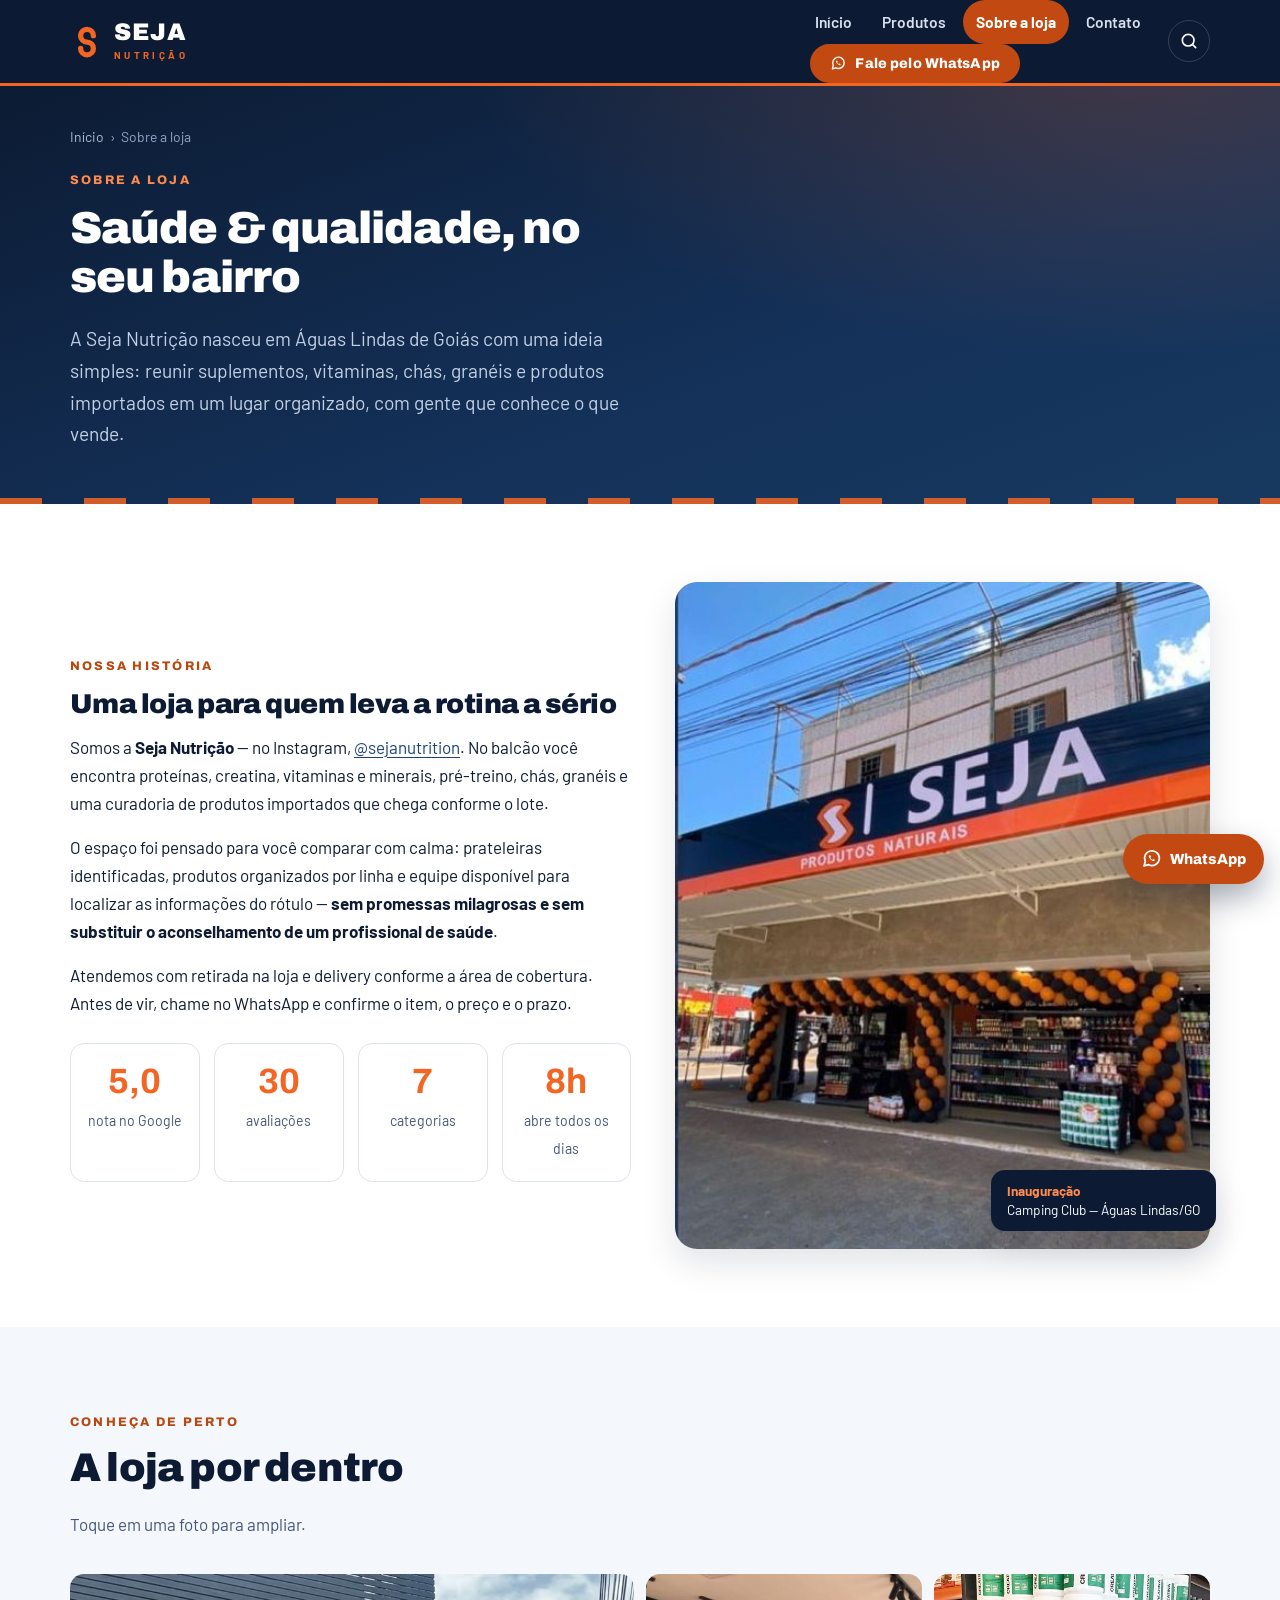
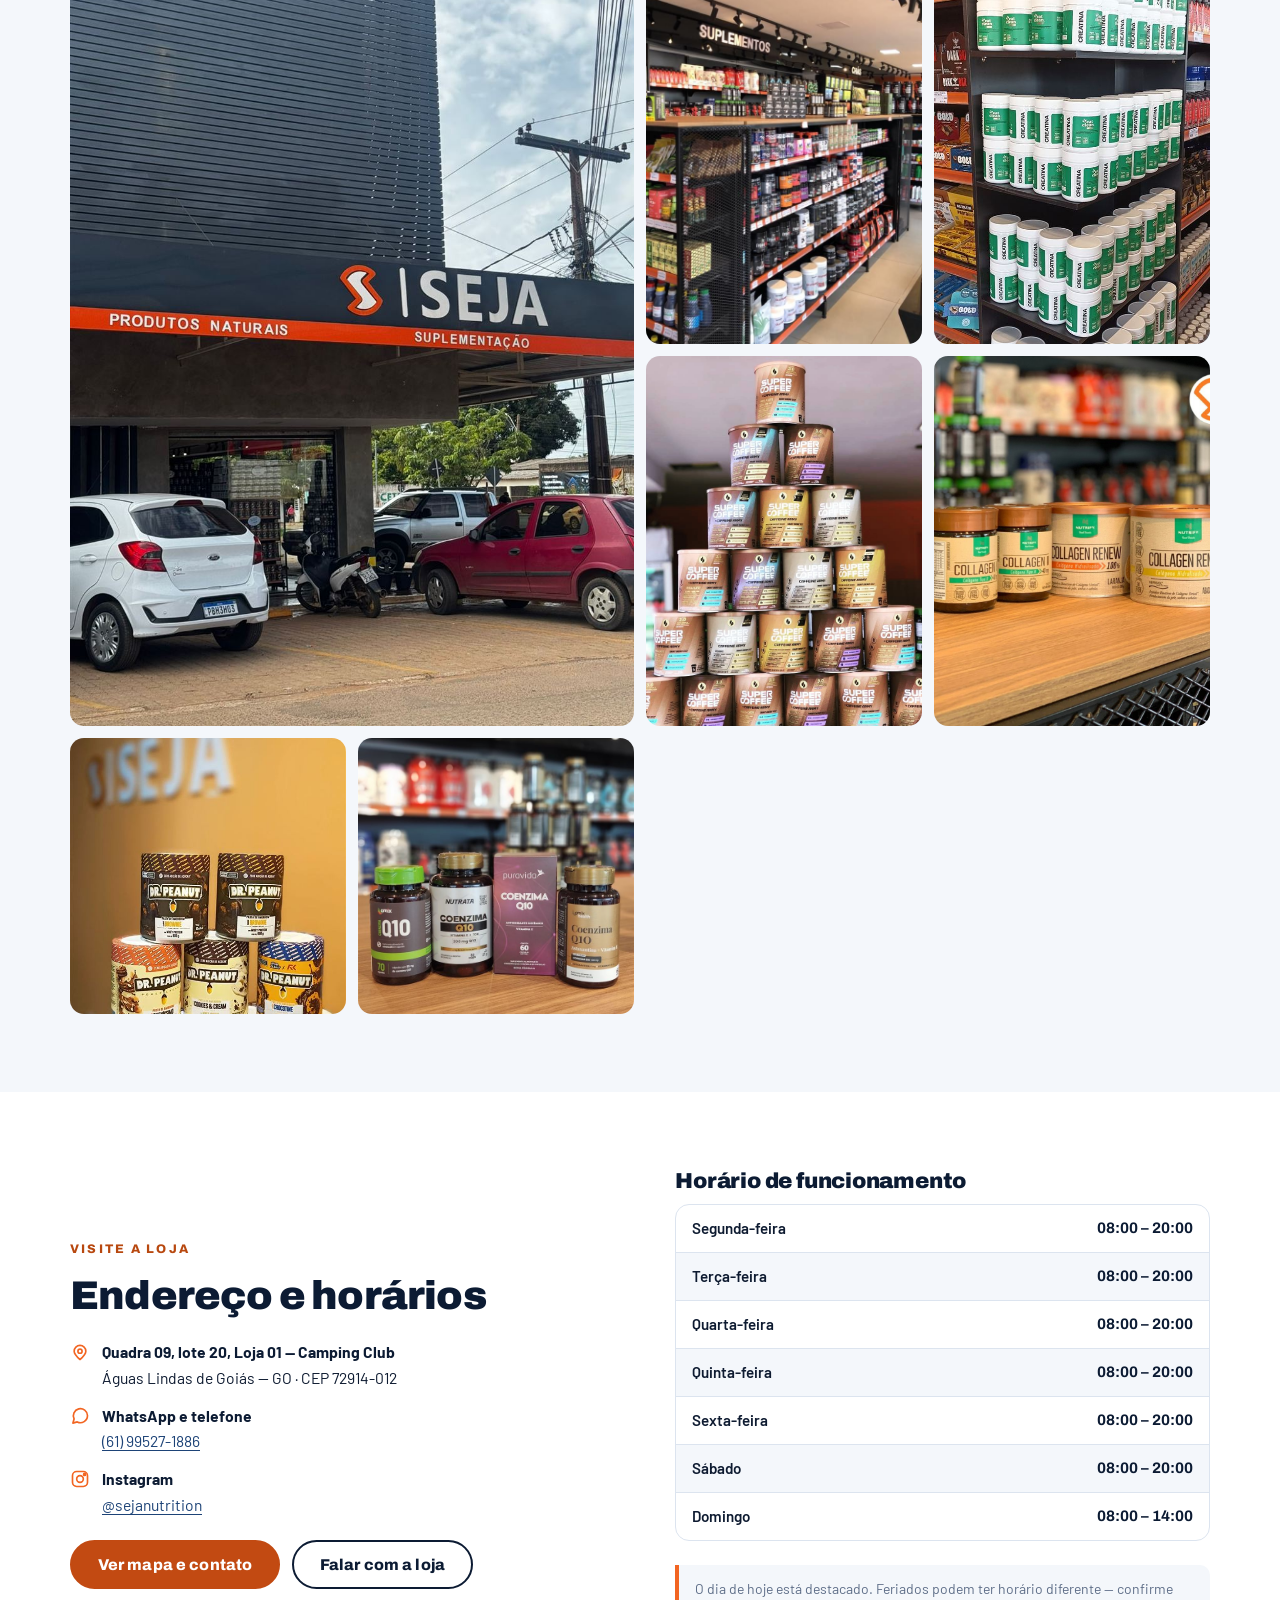
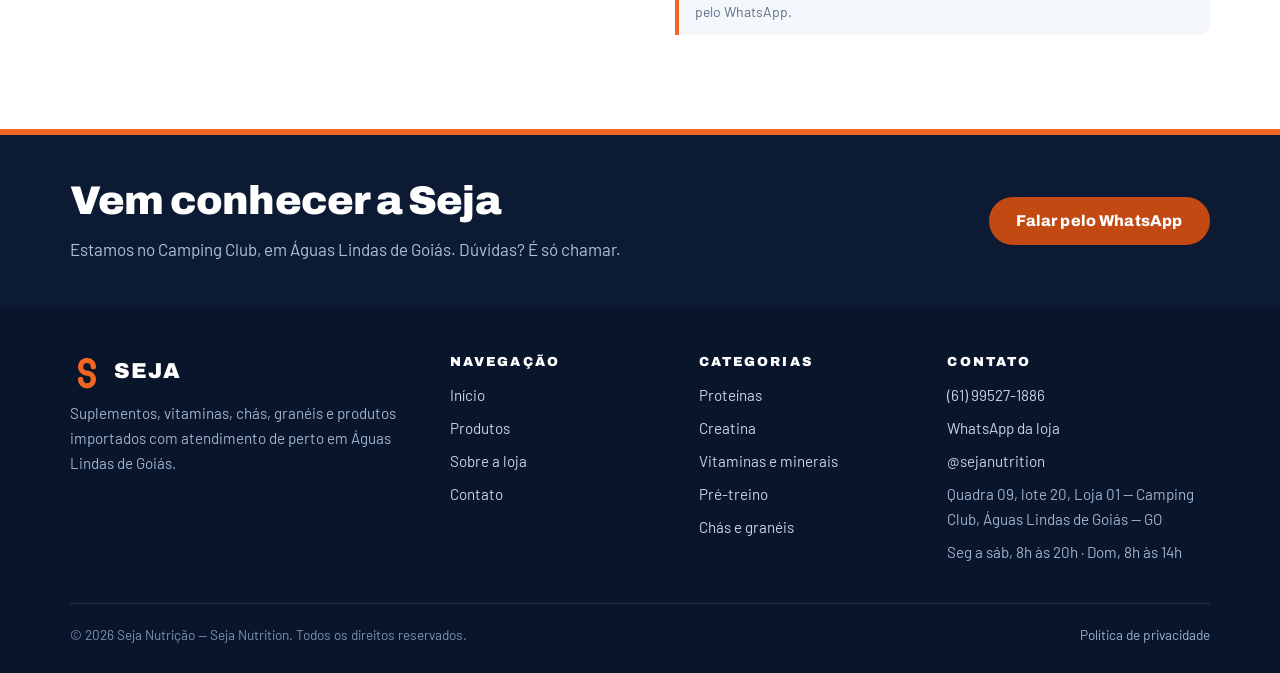
<file: sobre.html>
<!DOCTYPE html>
<html lang="pt-BR">
<head>
  <meta charset="UTF-8">
  <meta name="viewport" content="width=device-width, initial-scale=1.0">
  <title>Sobre a loja — Seja Nutrição | Águas Lindas de Goiás</title>
  <meta name="description" content="Conheça a Seja Nutrição: loja de suplementos, vitaminas, chás e produtos importados no Camping Club, em Águas Lindas de Goiás. Endereço, horários e fotos.">
  <meta name="theme-color" content="#0C1B33">

  <meta property="og:type" content="website">
  <meta property="og:locale" content="pt_BR">
  <meta property="og:site_name" content="Seja Nutrição">
  <meta property="og:title" content="Sobre a loja — Seja Nutrição">
  <meta property="og:description" content="Espaço organizado, equipe presente e uma seleção completa de suplementos e produtos naturais.">
  <meta property="og:image" content="img/og-image.svg">

  <link rel="icon" href="img/favicon.svg" type="image/svg+xml">
  <link rel="preconnect" href="https://fonts.googleapis.com">
  <link rel="preconnect" href="https://fonts.gstatic.com" crossorigin>
  <link href="https://fonts.googleapis.com/css2?family=Archivo:wght@700;800;900&family=Barlow:wght@400;500;600;700&display=swap" rel="stylesheet">
  <link rel="stylesheet" href="css/styles.css">
</head>
<body>
  <a class="skip-link" href="#conteudo">Pular para o conteúdo</a>

  <!-- ======================= CABEÇALHO ======================= -->
  <header class="site-header">
    <div class="container header-inner">
      <a class="brand" href="index.html" aria-label="Seja Nutrição — página inicial">
        <span class="brand__mark" aria-hidden="true">
          <svg viewBox="0 0 64 64" fill="none">
            <path d="M44 22 A12 12 0 1 0 32 34 A12 12 0 1 1 20 46"
                  stroke="#F26522" stroke-width="10" stroke-linecap="round"/>
          </svg>
        </span>
        <span>
          <span class="brand__nome">SEJA</span>
          <span class="brand__sub">NUTRIÇÃO</span>
        </span>
      </a>

      <nav id="site-nav" class="site-nav" aria-label="Navegação principal">
        <ul>
          <li><a class="nav-link" href="index.html">Início</a></li>
          <li><a class="nav-link" href="produtos.html">Produtos</a></li>
          <li><a class="nav-link" href="sobre.html" aria-current="page">Sobre a loja</a></li>
          <li><a class="nav-link" href="contato.html">Contato</a></li>
        </ul>
        <a class="btn btn--primary btn--sm header-cta" href="https://wa.me/message/U7FNIRAZKTBQB1" target="_blank" rel="noopener">
          <svg viewBox="0 0 24 24" fill="none" stroke="currentColor" stroke-width="2" stroke-linecap="round" stroke-linejoin="round" aria-hidden="true"><path d="M21 11.5a8.5 8.5 0 0 1-12.3 7.6L3.5 20.5l1.4-5A8.5 8.5 0 1 1 21 11.5z"/><path d="M8.8 9.2c.3 2.6 3.4 5.7 6 6l1.2-1.5-1.9-1.1-1 .8c-.9-.5-1.9-1.5-2.4-2.4l.8-1L10.3 8l-1.5 1.2z" fill="currentColor" stroke="none"/></svg>
          <span class="btn__rotulo">Fale pelo WhatsApp</span>
        </a>
      </nav>

      <div class="header-actions">
        <a class="icon-btn" id="btn-busca" href="produtos.html#busca" aria-label="Buscar produtos">
          <svg viewBox="0 0 24 24" fill="none" stroke="currentColor" stroke-width="2" stroke-linecap="round" aria-hidden="true"><circle cx="11" cy="11" r="7"/><path d="m20 20-3.6-3.6"/></svg>
        </a>
        <button class="nav-toggle" type="button" aria-expanded="false" aria-controls="site-nav">
          <span class="bar"></span>
          <span class="bar"></span>
          <span class="bar"></span>
          <span class="visually-hidden">Abrir menu</span>
        </button>
      </div>
    </div>
  </header>

  <main id="conteudo">
    <section class="hero hero--compacto">
      <div class="container">
        <div class="hero-grid">
          <div class="reveal">
            <nav class="breadcrumb" aria-label="Trilha de navegação">
              <a href="index.html">Início</a>
              <span aria-hidden="true">›</span>
              <span>Sobre a loja</span>
            </nav>
            <span class="kicker">Sobre a loja</span>
            <h1>Saúde &amp; qualidade, no seu bairro</h1>
            <p class="lead">
              A Seja Nutrição nasceu em Águas Lindas de Goiás com uma ideia simples:
              reunir suplementos, vitaminas, chás, granéis e produtos importados em um
              lugar organizado, com gente que conhece o que vende.
            </p>
          </div>
        </div>
      </div>
    </section>

    <!-- ======================= HISTÓRIA ======================= -->
    <section class="section">
      <div class="container sobre-grid">
        <div class="conteudo-prosa reveal">
          <span class="kicker">Nossa história</span>
          <h2 style="margin-top:0">Uma loja para quem leva a rotina a sério</h2>
          <p>
            Somos a <strong>Seja Nutrição</strong> — no Instagram, <a href="https://www.instagram.com/sejanutrition/" target="_blank" rel="noopener">@sejanutrition</a>.
            No balcão você encontra proteínas, creatina, vitaminas e minerais, pré-treino,
            chás, granéis e uma curadoria de produtos importados que chega conforme o lote.
          </p>
          <p>
            O espaço foi pensado para você comparar com calma: prateleiras identificadas,
            produtos organizados por linha e equipe disponível para localizar as
            informações do rótulo — <strong>sem promessas milagrosas e sem substituir o
            aconselhamento de um profissional de saúde</strong>.
          </p>
          <p>
            Atendemos com retirada na loja e delivery conforme a área de cobertura.
            Antes de vir, chame no WhatsApp e confirme o item, o preço e o prazo.
          </p>

          <div class="numeros" style="margin-top:26px">
            <div class="numero"><strong>5,0</strong><span>nota no Google</span></div>
            <div class="numero"><strong>30</strong><span>avaliações</span></div>
            <div class="numero"><strong>7</strong><span>categorias</span></div>
            <div class="numero"><strong>8h</strong><span>abre todos os dias</span></div>
          </div>
        </div>

        <figure class="sobre-media reveal">
          <img src="img/loja-abertura.jpg" loading="lazy"
               alt="Fachada da Seja Nutrição na inauguração, com arcos de balões laranja e preto na entrada"
               width="488" height="609">
          <figcaption class="sobre-media__tag">
            <strong>Inauguração</strong><br>Camping Club — Águas Lindas/GO
          </figcaption>
        </figure>
      </div>
    </section>

    <!-- ======================= GALERIA ======================= -->
    <section class="section section--soft">
      <div class="container">
        <div class="section-head reveal">
          <span class="kicker">Conheça de perto</span>
          <h2>A loja por dentro</h2>
          <p>Toque em uma foto para ampliar.</p>
        </div>

        <div class="galeria reveal">
          <figure>
            <img src="img/fachada.jpg" loading="lazy"
                 alt="Fachada da Seja Nutrição com placa azul-marinho e faixa laranja"
                 width="900" height="1200">
          </figure>
          <figure>
            <img src="img/loja-interno.jpg" loading="lazy"
                 alt="Corredor interno com prateleiras de suplementos, vitaminas e chás"
                 width="576" height="1024">
          </figure>
          <figure>
            <img src="img/prod-creatina.jpg" loading="lazy"
                 alt="Prateleira com potes de creatina monoidratada"
                 width="539" height="1200">
          </figure>
          <figure>
            <img src="img/prod-supercoffee.jpg" loading="lazy"
                 alt="Exposição de potes de Super Coffee em formato de pirâmide"
                 width="768" height="960">
          </figure>
          <figure>
            <img src="img/prod-colageno.jpg" loading="lazy"
                 alt="Produtos de colágeno Nutrify sobre a bancada da loja"
                 width="1080" height="1080">
          </figure>
          <figure>
            <img src="img/prod-drpeanut.jpg" loading="lazy"
                 alt="Potes de pasta de amendoim Dr. Peanut em frente à parede laranja com o símbolo Seja"
                 width="539" height="1200">
          </figure>
          <figure>
            <img src="img/prod-q10.jpg" loading="lazy"
                 alt="Quatro apresentações de coenzima Q10 sobre a bancada"
                 width="674" height="1200">
          </figure>
        </div>
      </div>
    </section>

    <!-- ======================= VISITE ======================= -->
    <section class="section">
      <div class="container sobre-grid">
        <div class="reveal">
          <span class="kicker">Visite a loja</span>
          <h2>Endereço e horários</h2>

          <ul class="dados-lista">
            <li>
              <svg viewBox="0 0 24 24" fill="none" stroke="currentColor" stroke-width="2" stroke-linecap="round" stroke-linejoin="round" aria-hidden="true"><path d="M12 21c-4-3.5-7-6.6-7-10a7 7 0 1 1 14 0c0 3.4-3 6.5-7 10z"/><circle cx="12" cy="11" r="2.5"/></svg>
              <span>
                <strong>Quadra 09, lote 20, Loja 01 — Camping Club</strong><br>
                Águas Lindas de Goiás — GO · CEP 72914-012
              </span>
            </li>
            <li>
              <svg viewBox="0 0 24 24" fill="none" stroke="currentColor" stroke-width="2" stroke-linecap="round" stroke-linejoin="round" aria-hidden="true"><path d="M21 11.5a8.5 8.5 0 0 1-12.3 7.6L3.5 20.5l1.4-5A8.5 8.5 0 1 1 21 11.5z"/></svg>
              <span><strong>WhatsApp e telefone</strong><br>
                <a href="tel:+5561995271886">(61) 99527-1886</a></span>
            </li>
            <li>
              <svg viewBox="0 0 24 24" fill="none" stroke="currentColor" stroke-width="2" stroke-linecap="round" stroke-linejoin="round" aria-hidden="true"><rect x="3" y="3" width="18" height="18" rx="5"/><circle cx="12" cy="12" r="4"/><circle cx="17.5" cy="6.5" r="1.2" fill="currentColor"/></svg>
              <span><strong>Instagram</strong><br>
                <a href="https://www.instagram.com/sejanutrition/" target="_blank" rel="noopener">@sejanutrition</a></span>
            </li>
          </ul>

          <div class="hero-actions" style="margin-top:0">
            <a class="btn btn--primary" href="contato.html">Ver mapa e contato</a>
            <a class="btn btn--ghost" href="https://wa.me/message/U7FNIRAZKTBQB1" target="_blank" rel="noopener">Falar com a loja</a>
          </div>
        </div>

        <div class="reveal">
          <h3>Horário de funcionamento</h3>
          <ul class="horarios">
            <li data-dia="Segunda-feira"><strong>Segunda-feira</strong><span>08:00 – 20:00</span></li>
            <li data-dia="Terça-feira"><strong>Terça-feira</strong><span>08:00 – 20:00</span></li>
            <li data-dia="Quarta-feira"><strong>Quarta-feira</strong><span>08:00 – 20:00</span></li>
            <li data-dia="Quinta-feira"><strong>Quinta-feira</strong><span>08:00 – 20:00</span></li>
            <li data-dia="Sexta-feira"><strong>Sexta-feira</strong><span>08:00 – 20:00</span></li>
            <li data-dia="Sábado"><strong>Sábado</strong><span>08:00 – 20:00</span></li>
            <li data-dia="Domingo"><strong>Domingo</strong><span>08:00 – 14:00</span></li>
          </ul>
          <p class="note">O dia de hoje está destacado. Feriados podem ter horário diferente — confirme pelo WhatsApp.</p>
        </div>
      </div>
    </section>

    <!-- ======================= CTA FINAL ======================= -->
    <section class="cta-band">
      <div class="container">
        <div>
          <h2>Vem conhecer a Seja</h2>
          <p>Estamos no Camping Club, em Águas Lindas de Goiás. Dúvidas? É só chamar.</p>
        </div>
        <a class="btn btn--primary" href="https://wa.me/message/U7FNIRAZKTBQB1" target="_blank" rel="noopener">
          Falar pelo WhatsApp
        </a>
      </div>
    </section>
  </main>

  <!-- ======================= RODAPÉ ======================= -->
  <footer class="site-footer">
    <div class="container">
      <div class="footer-grid">
        <div>
          <div class="footer-brand">
            <span class="brand__mark" aria-hidden="true">
              <svg viewBox="0 0 64 64" fill="none"><path d="M44 22 A12 12 0 1 0 32 34 A12 12 0 1 1 20 46" stroke="#F26522" stroke-width="10" stroke-linecap="round"/></svg>
            </span>
            <span class="brand__nome">SEJA</span>
          </div>
          <p>Suplementos, vitaminas, chás, granéis e produtos importados com atendimento de perto em Águas Lindas de Goiás.</p>
        </div>

        <nav aria-label="Links do rodapé">
          <h2>Navegação</h2>
          <ul>
            <li><a href="index.html">Início</a></li>
            <li><a href="produtos.html">Produtos</a></li>
            <li><a href="sobre.html">Sobre a loja</a></li>
            <li><a href="contato.html">Contato</a></li>
          </ul>
        </nav>

        <div>
          <h2>Categorias</h2>
          <ul>
            <li><a href="produtos.html?categoria=proteinas">Proteínas</a></li>
            <li><a href="produtos.html?categoria=creatina">Creatina</a></li>
            <li><a href="produtos.html?categoria=vitaminas">Vitaminas e minerais</a></li>
            <li><a href="produtos.html?categoria=pre-treino">Pré-treino</a></li>
            <li><a href="produtos.html?categoria=chas-graneis">Chás e granéis</a></li>
          </ul>
        </div>

        <div>
          <h2>Contato</h2>
          <ul>
            <li><a href="tel:+5561995271886">(61) 99527-1886</a></li>
            <li><a href="https://wa.me/message/U7FNIRAZKTBQB1" target="_blank" rel="noopener">WhatsApp da loja</a></li>
            <li><a href="https://www.instagram.com/sejanutrition/" target="_blank" rel="noopener">@sejanutrition</a></li>
            <li>Quadra 09, lote 20, Loja 01 — Camping Club, Águas Lindas de Goiás — GO</li>
            <li>Seg a sáb, 8h às 20h · Dom, 8h às 14h</li>
          </ul>
        </div>
      </div>

      <div class="footer-bottom">
        <span>© <span id="ano">2026</span> Seja Nutrição — Seja Nutrition. Todos os direitos reservados.</span>
        <span><a href="privacidade.html">Política de privacidade</a></span>
      </div>
    </div>
  </footer>

  <a class="float-wa" href="https://wa.me/message/U7FNIRAZKTBQB1" target="_blank" rel="noopener" aria-label="Falar com a Seja Nutrição no WhatsApp">
    <svg viewBox="0 0 24 24" fill="none" stroke="currentColor" stroke-width="2" stroke-linecap="round" stroke-linejoin="round" aria-hidden="true"><path d="M21 11.5a8.5 8.5 0 0 1-12.3 7.6L3.5 20.5l1.4-5A8.5 8.5 0 1 1 21 11.5z"/><path d="M8.8 9.2c.3 2.6 3.4 5.7 6 6l1.2-1.5-1.9-1.1-1 .8c-.9-.5-1.9-1.5-2.4-2.4l.8-1L10.3 8l-1.5 1.2z" fill="currentColor" stroke="none"/></svg>
    <span>WhatsApp</span>
  </a>

  <script src="js/main.js"></script>
  <script src="js/catalogo.js"></script>
</body>
</html>
</file>
<file: css/styles.css>
/* =========================================================
   SEJA NUTRIÇÃO — styles.css
   Identidade: azul-marinho + laranja vibrante + branco
   Mobile-first · acessível · sem dependências
   ========================================================= */

/* ---------------------------------------------------------
   1. Tokens
   --------------------------------------------------------- */
:root {
  --navy:        #0C1B33;
  --navy-800:    #0A1729;
  --navy-700:    #143159;
  --navy-600:    #1D4377;
  --navy-soft:   #1A2E4F;

  --orange:      #F26522;
  --orange-600:  #C24A12;
  --orange-text: #B8480F;
  --orange-300:  #FF8B4C;
  --orange-100:  #FFEDE2;

  --bg:          #FFFFFF;
  --bg-soft:     #F4F7FB;
  --bg-mist:     #EAF0F8;
  --line:        #DCE4EF;

  --ink:         #0E1B31;
  --ink-2:       #465877;
  --ink-3:       #5E6E88;

  --white-10:    rgba(255, 255, 255, .10);
  --white-16:    rgba(255, 255, 255, .16);

  --radius:      14px;
  --radius-lg:   22px;
  --radius-pill: 999px;

  --shadow-sm:   0 2px 10px rgba(12, 27, 51, .07);
  --shadow:      0 14px 34px rgba(12, 27, 51, .12);
  --shadow-lg:   0 26px 60px rgba(12, 27, 51, .22);

  --max:         1180px;
  --header-h:    74px;

  --font-head:   "Archivo", "Arial Black", Arial, sans-serif;
  --font-body:   "Barlow", "Segoe UI", Arial, sans-serif;
}

/* ---------------------------------------------------------
   2. Reset e base
   --------------------------------------------------------- */
*, *::before, *::after { box-sizing: border-box; }

html { -webkit-text-size-adjust: 100%; scroll-behavior: smooth; }

body {
  margin: 0;
  font-family: var(--font-body);
  font-size: 1.0625rem;
  line-height: 1.65;
  color: var(--ink);
  background: var(--bg);
  overflow-x: hidden;
}

img, svg, video { max-width: 100%; height: auto; display: block; }

a { color: var(--navy-600); text-decoration-thickness: 1px; text-underline-offset: 3px; }
a:hover { color: var(--orange-600); }

h1, h2, h3, h4 {
  font-family: var(--font-head);
  font-weight: 900;
  line-height: 1.08;
  letter-spacing: -.02em;
  color: var(--navy);
  margin: 0 0 .5em;
}

h1 { font-size: clamp(2.15rem, 6.2vw, 3.5rem); }
h2 { font-size: clamp(1.7rem, 4.2vw, 2.5rem); }
h3 { font-size: clamp(1.12rem, 2.6vw, 1.35rem); letter-spacing: -.01em; }
h4 { font-size: 1.05rem; }

p { margin: 0 0 1rem; }

ul { margin: 0; padding: 0; list-style: none; }

[hidden] { display: none !important; }

button, input, select, textarea { font: inherit; color: inherit; }

input::placeholder, textarea::placeholder { color: var(--ink-3); opacity: 1; }

:focus-visible {
  outline: 3px solid var(--orange);
  outline-offset: 3px;
  border-radius: 4px;
}

::selection { background: var(--orange); color: #fff; }

/* ---------------------------------------------------------
   3. Utilitários
   --------------------------------------------------------- */
.container {
  width: 100%;
  max-width: var(--max);
  margin-inline: auto;
  padding-inline: 20px;
}

.visually-hidden {
  position: absolute !important;
  width: 1px; height: 1px;
  padding: 0; margin: -1px;
  overflow: hidden; clip: rect(0 0 0 0);
  white-space: nowrap; border: 0;
}

.skip-link {
  position: absolute;
  left: 12px; top: -60px;
  z-index: 200;
  background: var(--orange-600);
  color: #fff;
  font-weight: 700;
  padding: 10px 18px;
  border-radius: 0 0 10px 10px;
  transition: top .18s ease;
}
.skip-link:focus { top: 0; color: #fff; }

.kicker {
  display: inline-block;
  font-family: var(--font-head);
  font-weight: 800;
  font-size: .78rem;
  letter-spacing: .18em;
  text-transform: uppercase;
  color: var(--orange-text);
  margin-bottom: .85rem;
}
.hero .kicker { color: var(--orange-300); }

.lead {
  font-size: clamp(1.05rem, 2.4vw, 1.2rem);
  color: var(--ink-2);
  max-width: 62ch;
}

.center { text-align: center; }
.muted { color: var(--ink-3); }
.small { font-size: .9rem; }

.note {
  font-size: .875rem;
  color: var(--ink-3);
  background: var(--bg-soft);
  border-left: 4px solid var(--orange);
  border-radius: 0 10px 10px 0;
  padding: 12px 16px;
  margin-top: 1.5rem;
}

/* ---------------------------------------------------------
   4. Botões
   --------------------------------------------------------- */
.btn {
  --btn-bg: var(--orange-600);
  --btn-fg: #fff;
  --btn-bd: var(--orange-600);
  display: inline-flex;
  align-items: center;
  justify-content: center;
  gap: .55rem;
  padding: .85rem 1.6rem;
  font-family: var(--font-head);
  font-weight: 800;
  font-size: .98rem;
  letter-spacing: .01em;
  line-height: 1.1;
  text-align: center;
  text-decoration: none;
  border: 2px solid var(--btn-bd);
  border-radius: var(--radius-pill);
  background: var(--btn-bg);
  color: var(--btn-fg);
  cursor: pointer;
  transition: transform .16s ease, box-shadow .16s ease, background-color .16s ease, border-color .16s ease;
}

.btn:hover {
  transform: translateY(-2px);
  box-shadow: 0 10px 22px rgba(12, 27, 51, .18);
  color: var(--btn-fg);
}

.btn:active { transform: translateY(0); }

.btn svg { width: 1.15em; height: 1.15em; flex: none; }

.btn--primary { --btn-bg: var(--orange-600); --btn-bd: var(--orange-600); }
.btn--primary:hover { --btn-bg: #A03C0D; --btn-bd: #A03C0D; }

.btn--navy { --btn-bg: var(--navy); --btn-bd: var(--navy); }
.btn--navy:hover { --btn-bg: var(--navy-700); --btn-bd: var(--navy-700); }

.btn--ghost {
  --btn-bg: transparent; --btn-fg: var(--navy); --btn-bd: var(--navy);
}
.btn--ghost:hover { --btn-bg: var(--navy); --btn-fg: #fff; }

.btn--light {
  --btn-bg: #fff; --btn-fg: var(--navy); --btn-bd: #fff;
}
.btn--light:hover { --btn-bg: var(--orange-600); --btn-fg: #fff; --btn-bd: var(--orange-600); }

.btn--outline-light {
  --btn-bg: transparent; --btn-fg: #fff; --btn-bd: rgba(255, 255, 255, .55);
}
.btn--outline-light:hover { --btn-bg: #fff; --btn-fg: var(--navy); --btn-bd: #fff; }

.btn--sm { padding: .6rem 1.15rem; font-size: .88rem; }
.btn--block { width: 100%; }

/* ---------------------------------------------------------
   5. Cabeçalho
   --------------------------------------------------------- */
.site-header {
  position: sticky;
  top: 0;
  z-index: 100;
  background: var(--navy);
  border-bottom: 3px solid var(--orange);
  transition: box-shadow .2s ease;
}
.site-header.is-scrolled { box-shadow: 0 10px 30px rgba(0, 0, 0, .28); }

.header-inner {
  display: flex;
  align-items: center;
  gap: 14px;
  min-height: var(--header-h);
}

.brand {
  display: inline-flex;
  align-items: center;
  gap: 10px;
  text-decoration: none;
  margin-right: auto;
}

.brand__mark { width: 34px; height: 34px; flex: none; }

.brand__nome {
  display: block;
  font-family: var(--font-head);
  font-weight: 900;
  font-size: 1.5rem;
  line-height: 1;
  letter-spacing: .04em;
  color: #fff;
}
.brand__sub {
  display: block;
  font-family: var(--font-body);
  font-weight: 700;
  font-size: .62rem;
  letter-spacing: .34em;
  color: var(--orange);
  margin-top: 3px;
}
.brand:hover .brand__nome { color: #fff; }

.header-actions { display: flex; align-items: center; gap: 8px; }

.icon-btn {
  display: inline-flex;
  align-items: center;
  justify-content: center;
  width: 42px; height: 42px;
  border: 1.5px solid var(--white-16);
  border-radius: 50%;
  background: transparent;
  color: #fff;
  cursor: pointer;
  transition: background-color .16s ease, border-color .16s ease;
}
.icon-btn:hover { background: var(--white-10); border-color: var(--orange); }
.icon-btn svg { width: 20px; height: 20px; }

.nav-toggle { display: none; }

.site-nav ul { display: flex; align-items: center; gap: 4px; }

.nav-link {
  display: block;
  padding: 9px 13px;
  font-weight: 600;
  font-size: .97rem;
  color: #D7E1F0;
  text-decoration: none;
  border-radius: var(--radius-pill);
  transition: color .16s ease, background-color .16s ease;
}
.nav-link:hover { color: #fff; background: var(--white-10); }
.nav-link[aria-current="page"] {
  color: #fff;
  background: var(--orange-600);
  font-weight: 700;
}

.header-cta { margin-left: 8px; }

/* ---------------------------------------------------------
   6. Hero
   --------------------------------------------------------- */
.hero {
  position: relative;
  background:
    radial-gradient(1100px 520px at 88% -10%, rgba(242, 101, 34, .22), transparent 60%),
    linear-gradient(160deg, var(--navy) 0%, var(--navy-700) 62%, #173960 100%);
  color: #E7EEF8;
  overflow: hidden;
}
.hero::after {
  content: "";
  position: absolute;
  inset: auto 0 0;
  height: 6px;
  background: repeating-linear-gradient(90deg, var(--orange) 0 42px, transparent 42px 84px);
  opacity: .85;
}

.hero-grid {
  display: grid;
  gap: 34px;
  padding: 54px 0 46px;
  align-items: center;
}

.hero h1 { color: #fff; }
.hero h1 span { color: var(--orange); display: block; }
.hero .lead { color: #C3D1E6; }

.hero-actions {
  display: flex;
  flex-wrap: wrap;
  gap: 12px;
  margin-top: 1.7rem;
}

.hero-media {
  position: relative;
  margin: 0;
}

.hero-media__frame {
  position: relative;
  border-radius: var(--radius-lg);
  overflow: hidden;
  box-shadow: var(--shadow-lg);
  aspect-ratio: 4 / 3;
  background: var(--navy-soft);
}
.hero-media__frame img {
  width: 100%; height: 100%;
  object-fit: cover;
}

.hero-media__badge {
  position: absolute;
  left: -8px; bottom: -18px;
  background: #fff;
  color: var(--navy);
  border-radius: var(--radius);
  padding: 12px 16px;
  box-shadow: var(--shadow);
  display: flex;
  align-items: center;
  gap: 12px;
  max-width: 260px;
}
.hero-media__badge strong {
  font-family: var(--font-head);
  font-size: 1.5rem;
  line-height: 1;
  color: var(--orange);
}
.hero-media__badge span { font-size: .82rem; line-height: 1.3; color: var(--ink-2); }

.hero-strip {
  background: rgba(4, 12, 25, .45);
  border-top: 1px solid var(--white-10);
}
.hero-strip ul {
  display: grid;
  grid-template-columns: repeat(2, 1fr);
  gap: 2px;
}
.hero-strip li {
  padding: 16px 14px;
  font-size: .9rem;
  color: #AFC1DB;
  border-left: 2px solid var(--orange);
}
.hero-strip strong {
  display: block;
  font-family: var(--font-head);
  font-size: .98rem;
  color: #fff;
  letter-spacing: .01em;
}

/* Hero interno (páginas) */
.hero--compacto { padding: 0; }
.hero--compacto .hero-grid { padding: 40px 0 38px; }
.hero--compacto h1 { font-size: clamp(1.9rem, 5vw, 2.8rem); }

.breadcrumb {
  display: flex;
  flex-wrap: wrap;
  gap: 6px;
  font-size: .87rem;
  margin-bottom: 14px;
}
.breadcrumb a { color: #AFC1DB; text-decoration: none; }
.breadcrumb a:hover { color: var(--orange-300); text-decoration: underline; }
.breadcrumb span { color: #93A8C6; }

/* ---------------------------------------------------------
   7. Seções
   --------------------------------------------------------- */
.section { padding: 62px 0; }
.section--soft { background: var(--bg-soft); }
.section--navy {
  background: linear-gradient(150deg, var(--navy) 0%, var(--navy-700) 100%);
  color: #D9E3F2;
}
.section--navy h2, .section--navy h3 { color: #fff; }
.section--navy .lead { color: #B9C9E2; }

.section-head { max-width: 720px; margin-bottom: 36px; }
.section-head p { color: var(--ink-2); margin-bottom: 0; }
.section-head--center { margin-inline: auto; text-align: center; }
.section--navy .section-head p { color: #B9C9E2; }

.section-foot { margin-top: 34px; text-align: center; }

/* ---------------------------------------------------------
   8. Categorias
   --------------------------------------------------------- */
.cats {
  display: grid;
  grid-template-columns: repeat(2, 1fr);
  gap: 14px;
}

.cat-card {
  position: relative;
  display: flex;
  align-items: flex-end;
  min-height: 150px;
  padding: 16px;
  border-radius: var(--radius);
  overflow: hidden;
  text-decoration: none;
  background: var(--navy);
  box-shadow: var(--shadow-sm);
  isolation: isolate;
  transition: transform .18s ease, box-shadow .18s ease;
}
.cat-card:hover { transform: translateY(-4px); box-shadow: var(--shadow); }

.cat-card__img {
  position: absolute;
  inset: 0;
  width: 100%; height: 100%;
  object-fit: cover;
  z-index: -2;
  transition: transform .35s ease;
}
.cat-card::after {
  content: "";
  position: absolute;
  inset: 0;
  z-index: -1;
  background: linear-gradient(180deg, rgba(12, 27, 51, .35) 0%, rgba(12, 27, 51, .92) 78%);
}
.cat-card:hover .cat-card__img { transform: scale(1.06); }

.cat-card__icone {
  position: absolute;
  top: 14px; right: 14px;
  width: 40px; height: 40px;
  display: grid;
  place-items: center;
  background: rgba(242, 101, 34, .92);
  border-radius: 12px;
  color: #fff;
}
.cat-card__icone svg { width: 22px; height: 22px; }

.cat-card__nome {
  font-family: var(--font-head);
  font-weight: 800;
  font-size: 1.02rem;
  color: #fff;
  line-height: 1.2;
}
.cat-card__desc {
  display: block;
  font-size: .84rem;
  color: #B7C7E0;
  margin-top: 3px;
}
.cat-card__arrow {
  position: absolute;
  right: 14px; bottom: 14px;
  color: var(--orange);
  font-weight: 800;
}

/* ---------------------------------------------------------
   9. Produtos
   --------------------------------------------------------- */
.grid { display: grid; gap: 18px; }
.grid-2 { grid-template-columns: repeat(2, 1fr); }
.grid-3 { grid-template-columns: repeat(2, 1fr); }
.grid-4 { grid-template-columns: repeat(2, 1fr); }

.prod-card {
  position: relative;
  display: flex;
  flex-direction: column;
  background: #fff;
  border: 1px solid var(--line);
  border-radius: var(--radius);
  overflow: hidden;
  transition: transform .18s ease, box-shadow .18s ease, border-color .18s ease;
}
.prod-card:hover {
  transform: translateY(-4px);
  box-shadow: var(--shadow);
  border-color: transparent;
}

.prod-card__media {
  position: relative;
  display: block;
  aspect-ratio: 1 / 1;
  background: var(--bg-mist);
  text-decoration: none;
  overflow: hidden;
}
.prod-card__media img {
  width: 100%; height: 100%;
  object-fit: cover;
  transition: transform .35s ease;
}
.prod-card:hover .prod-card__media img { transform: scale(1.05); }

/* Placeholder sem foto */
.ph {
  width: 100%; height: 100%;
  display: grid;
  place-content: center;
  gap: 8px;
  text-align: center;
  padding: 14px;
  background:
    repeating-linear-gradient(135deg, #E7EEF8 0 14px, #EFF4FB 14px 28px);
}
.ph__mark { width: 46px; height: 46px; margin-inline: auto; opacity: .9; }
.ph__txt {
  font-family: var(--font-head);
  font-size: .8rem;
  font-weight: 800;
  letter-spacing: .1em;
  text-transform: uppercase;
  color: var(--navy-600);
}

.selo {
  position: absolute;
  top: 10px; left: 10px;
  z-index: 2;
  display: inline-block;
  padding: 5px 11px;
  font-family: var(--font-head);
  font-size: .72rem;
  font-weight: 800;
  letter-spacing: .1em;
  text-transform: uppercase;
  border-radius: var(--radius-pill);
  background: var(--orange-600);
  color: #fff;
  box-shadow: 0 6px 14px rgba(12, 27, 51, .25);
}
.selo--novo { background: var(--navy); }
.selo--oferta { background: var(--orange-600); }

.prod-card__body {
  display: flex;
  flex-direction: column;
  gap: 6px;
  padding: 15px 15px 17px;
  flex: 1;
}

.prod-card__cat {
  font-size: .74rem;
  font-weight: 700;
  letter-spacing: .12em;
  text-transform: uppercase;
  color: var(--orange-600);
}

.prod-card__nome {
  font-size: 1.02rem;
  margin: 0;
  line-height: 1.3;
}
.prod-card__nome a { color: var(--navy); text-decoration: none; }
.prod-card__nome a:hover { color: var(--orange-600); }

.prod-card__marca { font-size: .86rem; color: var(--ink-3); margin: 0; }

.preco {
  display: flex;
  align-items: baseline;
  flex-wrap: wrap;
  gap: 8px;
  margin-top: auto;
  padding-top: 8px;
}
.preco__valor {
  font-family: var(--font-head);
  font-weight: 900;
  font-size: 1.15rem;
  color: var(--navy);
}
.preco__consulta {
  font-size: .92rem;
  font-weight: 600;
  color: var(--ink-2);
}
.preco__de {
  font-size: .85rem;
  color: var(--ink-3);
  text-decoration: line-through;
}

.prod-card__acoes {
  display: flex;
  flex-wrap: wrap;
  gap: 8px;
  margin-top: 12px;
}
.prod-card__acoes .btn { flex: 1 1 auto; }

/* ---------------------------------------------------------
   10. Faixa promocional
   --------------------------------------------------------- */
.promo {
  position: relative;
  background: var(--orange);
  color: var(--navy);
  overflow: hidden;
}
.promo::before {
  content: "";
  position: absolute;
  inset: 0;
  background: repeating-linear-gradient(115deg, rgba(255, 255, 255, .16) 0 22px, transparent 22px 44px);
  opacity: .5;
}
.promo__inner {
  position: relative;
  display: grid;
  gap: 18px;
  padding: 34px 0;
  align-items: center;
}
.promo__rotulo {
  display: inline-block;
  background: var(--navy);
  color: #fff;
  font-family: var(--font-head);
  font-size: .74rem;
  font-weight: 800;
  letter-spacing: .16em;
  text-transform: uppercase;
  padding: 6px 13px;
  border-radius: var(--radius-pill);
  margin-bottom: 10px;
}
.promo h2 { color: var(--navy); margin-bottom: .3em; font-size: clamp(1.45rem, 3.6vw, 2rem); }
.promo p { margin: 0; color: var(--navy); }

/* ---------------------------------------------------------
   11. Diferenciais
   --------------------------------------------------------- */
.feat {
  background: #fff;
  border: 1px solid var(--line);
  border-radius: var(--radius);
  padding: 24px 20px;
  box-shadow: var(--shadow-sm);
}
.feat__icone {
  display: grid;
  place-items: center;
  width: 52px; height: 52px;
  border-radius: 15px;
  background: var(--orange-100);
  color: var(--orange-600);
  margin-bottom: 16px;
}
.feat__icone svg { width: 26px; height: 26px; }
.feat h3 { margin-bottom: .45em; }
.feat p { margin: 0; color: var(--ink-2); font-size: .97rem; }

/* ---------------------------------------------------------
   12. Sobre
   --------------------------------------------------------- */
.sobre-grid {
  display: grid;
  gap: 30px;
  align-items: center;
}

.sobre-media {
  position: relative;
  margin: 0;
}
.sobre-media img {
  width: 100%;
  border-radius: var(--radius-lg);
  box-shadow: var(--shadow);
}
.sobre-media__tag {
  position: absolute;
  right: -6px; bottom: 18px;
  background: var(--navy);
  color: #fff;
  border-radius: var(--radius);
  padding: 12px 16px;
  box-shadow: var(--shadow);
  font-size: .85rem;
  line-height: 1.35;
}
.sobre-media__tag strong { color: var(--orange-300); }

.dados-lista { display: grid; gap: 12px; margin: 22px 0; }
.dados-lista li {
  display: flex;
  gap: 12px;
  align-items: flex-start;
  font-size: .98rem;
}
.dados-lista svg { width: 20px; height: 20px; flex: none; color: var(--orange); margin-top: 3px; }
.dados-lista strong { color: var(--navy); }

.horarios {
  border: 1px solid var(--line);
  border-radius: var(--radius);
  overflow: hidden;
  background: #fff;
}
.horarios li {
  display: flex;
  justify-content: space-between;
  gap: 14px;
  padding: 11px 16px;
  font-size: .95rem;
  border-bottom: 1px solid var(--line);
}
.horarios li:last-child { border-bottom: 0; }
.horarios li:nth-child(even) { background: var(--bg-soft); }
.horarios strong { font-weight: 600; }
.horarios span { font-family: var(--font-head); font-weight: 700; color: var(--navy); }
.horarios .hoje { background: var(--orange-100) !important; }
.horarios .hoje span { color: var(--orange-text); }

/* Galeria */
.galeria {
  display: grid;
  grid-template-columns: repeat(2, 1fr);
  gap: 12px;
}
.galeria figure {
  margin: 0;
  border-radius: var(--radius);
  overflow: hidden;
  background: var(--bg-mist);
  cursor: zoom-in;
}
.galeria img {
  width: 100%; height: 100%;
  object-fit: cover;
  aspect-ratio: 4 / 5;
  transition: transform .35s ease;
}
.galeria figure:hover img { transform: scale(1.05); }
.galeria figure:first-child { grid-column: 1 / -1; }
.galeria figure:first-child img { aspect-ratio: 16 / 10; }

/* ---------------------------------------------------------
   13. Avaliações
   --------------------------------------------------------- */
.avaliacoes { display: grid; gap: 16px; }

.av-card {
  background: #fff;
  border: 1px solid var(--line);
  border-radius: var(--radius);
  padding: 22px 20px;
  box-shadow: var(--shadow-sm);
  display: flex;
  flex-direction: column;
  gap: 10px;
}
.av-estrelas { color: #9C6300; letter-spacing: 3px; font-size: 1.05rem; }
.av-card blockquote {
  margin: 0;
  font-size: 1rem;
  color: var(--ink-2);
  font-style: italic;
}
.av-card figcaption {
  font-size: .88rem;
  color: var(--ink-3);
  font-weight: 600;
}
.av-nota {
  display: inline-flex;
  align-items: center;
  gap: 10px;
  background: #fff;
  border-radius: var(--radius-pill);
  padding: 8px 18px;
  box-shadow: var(--shadow-sm);
  font-weight: 600;
  font-size: .93rem;
}
.av-nota strong {
  font-family: var(--font-head);
  font-size: 1.2rem;
  color: var(--orange);
}

/* ---------------------------------------------------------
   14. Faixa CTA
   --------------------------------------------------------- */
.cta-band {
  background: var(--navy);
  color: #D6E1F1;
  border-top: 6px solid var(--orange);
}
.cta-band .container {
  display: grid;
  gap: 20px;
  padding: 44px 20px;
  align-items: center;
}
.cta-band h2 { color: #fff; margin-bottom: .3em; }
.cta-band p { margin: 0; color: #AEC0DC; }

/* ---------------------------------------------------------
   15. Rodapé
   --------------------------------------------------------- */
.site-footer {
  background: #08152A;
  color: #9FB2CE;
  padding: 48px 0 26px;
  font-size: .95rem;
}
.site-footer h2 {
  color: #fff;
  font-size: .82rem;
  letter-spacing: .16em;
  text-transform: uppercase;
  margin-bottom: 14px;
}
.footer-grid {
  display: grid;
  gap: 30px;
  padding-bottom: 30px;
  border-bottom: 1px solid rgba(255, 255, 255, .12);
}
.site-footer p { color: #9FB2CE; }
.site-footer a { color: #C6D4E8; text-decoration: none; }
.site-footer a:hover { color: var(--orange-300); text-decoration: underline; }
.site-footer li { margin-bottom: 8px; }

.footer-brand { display: flex; align-items: center; gap: 10px; margin-bottom: 12px; }
.footer-brand .brand__nome { font-size: 1.35rem; }

.footer-bottom {
  display: flex;
  flex-wrap: wrap;
  gap: 10px;
  justify-content: space-between;
  padding-top: 20px;
  font-size: .85rem;
  color: #7E92B3;
}
.footer-bottom a { color: #9FB2CE; }

/* ---------------------------------------------------------
   16. WhatsApp flutuante
   --------------------------------------------------------- */
.float-wa {
  position: fixed;
  right: 16px; bottom: 16px;
  z-index: 90;
  display: inline-flex;
  align-items: center;
  gap: 8px;
  padding: 13px 18px;
  background: var(--orange-600);
  color: #fff;
  font-family: var(--font-head);
  font-weight: 800;
  font-size: .92rem;
  text-decoration: none;
  border-radius: var(--radius-pill);
  box-shadow: 0 14px 30px rgba(12, 27, 51, .35);
  transition: transform .16s ease, background-color .16s ease;
}
.float-wa:hover { transform: translateY(-3px); background: #A03C0D; color: #fff; }
.float-wa svg { width: 21px; height: 21px; }

/* ---------------------------------------------------------
   17. Catálogo — busca, filtros, ordenação
   --------------------------------------------------------- */
.toolbar {
  background: #fff;
  border: 1px solid var(--line);
  border-radius: var(--radius);
  padding: 16px;
  box-shadow: var(--shadow-sm);
  display: grid;
  gap: 14px;
  margin-bottom: 22px;
}

.busca-campo { position: relative; }
.busca-campo svg {
  position: absolute;
  left: 15px; top: 50%;
  transform: translateY(-50%);
  width: 19px; height: 19px;
  color: var(--ink-3);
  pointer-events: none;
}
.busca-campo input {
  width: 100%;
  padding: 13px 16px 13px 44px;
  border: 2px solid var(--line);
  border-radius: var(--radius-pill);
  background: var(--bg-soft);
  font-size: 1rem;
  transition: border-color .16s ease, background-color .16s ease;
}
.busca-campo input:focus {
  background: #fff;
  border-color: var(--orange);
  outline: none;
}

.filtros {
  display: flex;
  flex-wrap: wrap;
  gap: 8px;
}

.filtro {
  padding: 8px 15px;
  border: 2px solid var(--line);
  border-radius: var(--radius-pill);
  background: #fff;
  font-size: .89rem;
  font-weight: 600;
  color: var(--ink-2);
  cursor: pointer;
  transition: all .16s ease;
}
.filtro:hover { border-color: var(--orange); color: var(--orange-text); }
.filtro[aria-pressed="true"] {
  background: var(--navy);
  border-color: var(--navy);
  color: #fff;
}

.selects {
  display: grid;
  grid-template-columns: 1fr;
  gap: 12px;
}
.selects label {
  display: block;
  font-size: .78rem;
  font-weight: 700;
  letter-spacing: .1em;
  text-transform: uppercase;
  color: var(--ink-3);
  margin-bottom: 5px;
}
.selects select {
  width: 100%;
  padding: 11px 14px;
  border: 2px solid var(--line);
  border-radius: 12px;
  background: #fff;
  font-size: .95rem;
  cursor: pointer;
}
.selects select:focus { border-color: var(--orange); outline: none; }

.resultados-barra {
  display: flex;
  flex-wrap: wrap;
  align-items: center;
  justify-content: space-between;
  gap: 12px;
  margin-bottom: 16px;
}
.resultados-barra p { margin: 0; font-weight: 600; color: var(--ink-2); }
.btn-limpar {
  background: none;
  border: 0;
  color: var(--orange-text);
  font-weight: 700;
  font-size: .92rem;
  cursor: pointer;
  text-decoration: underline;
  padding: 4px;
}

.estado-vazio {
  grid-column: 1 / -1;
  text-align: center;
  background: #fff;
  border: 2px dashed var(--line);
  border-radius: var(--radius-lg);
  padding: 46px 22px;
}
.estado-vazio svg { width: 54px; height: 54px; color: var(--orange); margin: 0 auto 14px; }
.estado-vazio p { color: var(--ink-2); max-width: 46ch; margin-inline: auto; }

/* ---------------------------------------------------------
   18. Página de produto
   --------------------------------------------------------- */
.produto-grid {
  display: grid;
  gap: 28px;
  align-items: start;
}

.produto-media { position: relative; }
.produto-media__img {
  border-radius: var(--radius-lg);
  overflow: hidden;
  background: var(--bg-mist);
  border: 1px solid var(--line);
  aspect-ratio: 4 / 5;
}
.produto-media__img img { width: 100%; height: 100%; object-fit: cover; }

.produto-info .prod-card__cat { font-size: .8rem; }
.produto-info h1 { font-size: clamp(1.6rem, 4.4vw, 2.3rem); }
.produto-marca { font-weight: 600; color: var(--ink-2); margin: 0 0 14px; }

.produto-preco {
  background: var(--bg-soft);
  border-left: 4px solid var(--orange);
  border-radius: 0 var(--radius) var(--radius) 0;
  padding: 14px 18px;
  margin-bottom: 18px;
}
.produto-preco .preco__valor { font-size: 1.7rem; }
.produto-preco .disp {
  display: block;
  font-size: .88rem;
  color: var(--ink-2);
  margin-top: 4px;
}

.opcoes { margin-bottom: 20px; }
.opcoes__rotulo {
  display: block;
  font-size: .78rem;
  font-weight: 700;
  letter-spacing: .1em;
  text-transform: uppercase;
  color: var(--ink-3);
  margin-bottom: 8px;
}
.opcoes__lista { display: flex; flex-wrap: wrap; gap: 8px; }
.opcao {
  padding: 8px 16px;
  border: 2px solid var(--line);
  border-radius: var(--radius-pill);
  background: #fff;
  font-size: .92rem;
  font-weight: 600;
  cursor: pointer;
  transition: all .16s ease;
}
.opcao:hover { border-color: var(--orange); }
.opcao[aria-pressed="true"] {
  background: var(--orange-600);
  border-color: var(--orange-600);
  color: #fff;
}

.produto-acoes { display: grid; gap: 10px; margin-bottom: 18px; }

.bloco-info {
  background: #fff;
  border: 1px solid var(--line);
  border-radius: var(--radius);
  padding: 20px;
  margin-bottom: 16px;
}
.bloco-info h2, .bloco-info h3 { font-size: 1.1rem; margin-bottom: .6em; }
.bloco-info p:last-child { margin-bottom: 0; }
.bloco-info ul { display: grid; gap: 8px; }
.bloco-info ul li {
  position: relative;
  padding-left: 24px;
  color: var(--ink-2);
  font-size: .97rem;
}
.bloco-info ul li::before {
  content: "";
  position: absolute;
  left: 4px; top: .62em;
  width: 8px; height: 8px;
  border-radius: 50%;
  background: var(--orange);
}

.aviso-legal {
  background: var(--orange-100);
  border: 1px solid #FFD4BC;
  border-radius: var(--radius);
  padding: 16px 18px;
  font-size: .87rem;
  color: #7A3A12;
  display: flex;
  gap: 12px;
}
.aviso-legal svg { width: 22px; height: 22px; flex: none; color: var(--orange-600); }
.aviso-legal p { margin: 0; }

/* ---------------------------------------------------------
   19. Contato
   --------------------------------------------------------- */
.contato-grid {
  display: grid;
  gap: 18px;
}

.info-card {
  background: #fff;
  border: 1px solid var(--line);
  border-radius: var(--radius);
  padding: 22px 20px;
  box-shadow: var(--shadow-sm);
}
.info-card h2 { font-size: 1.05rem; margin-bottom: .5em; }
.info-card p { margin: 0; color: var(--ink-2); font-size: .97rem; }
.info-card a { font-weight: 600; }

.mapa {
  border: 0;
  width: 100%;
  height: 340px;
  border-radius: var(--radius-lg);
  box-shadow: var(--shadow);
  background: var(--bg-mist);
}

/* Formulário */
.form { display: grid; gap: 16px; }
.form-row { display: grid; gap: 16px; }

.form-field label {
  display: block;
  font-weight: 700;
  font-size: .93rem;
  color: var(--navy);
  margin-bottom: 6px;
}
.form-field .opt { font-weight: 500; color: var(--ink-3); font-size: .85rem; }

.form-field input,
.form-field select,
.form-field textarea {
  width: 100%;
  padding: 12px 14px;
  border: 2px solid var(--line);
  border-radius: 12px;
  background: #fff;
  font-size: 1rem;
  transition: border-color .16s ease;
}
.form-field textarea { min-height: 130px; resize: vertical; }
.form-field input:focus,
.form-field select:focus,
.form-field textarea:focus { border-color: var(--orange); outline: none; }

.form-field [aria-invalid="true"] { border-color: #C62828; background: #FFF6F6; }

.error {
  display: block;
  min-height: 1.1em;
  font-size: .85rem;
  color: #B3261E;
  margin-top: 4px;
}

.checkbox-wrap { display: flex; gap: 10px; align-items: flex-start; }
.checkbox-wrap input { width: 20px; height: 20px; margin-top: 3px; flex: none; accent-color: var(--orange); }
.checkbox-wrap label { font-size: .92rem; color: var(--ink-2); font-weight: 500; }

.form-success {
  display: none;
  background: #E9F7EF;
  border: 1px solid #B7E4C7;
  border-radius: var(--radius);
  padding: 16px 18px;
  font-size: .96rem;
  color: #1B5E37;
}
.form-success.is-visible { display: block; }
.form-success a { color: #14532D; font-weight: 700; }

.copia-msg {
  width: 100%;
  min-height: 96px;
  font-family: var(--font-body);
  font-size: .93rem;
  border: 2px dashed var(--line);
  border-radius: 12px;
  padding: 12px;
  background: var(--bg-soft);
  margin-top: 10px;
}

/* ---------------------------------------------------------
   20. Conteúdo estático (sobre / privacidade)
   --------------------------------------------------------- */
.conteudo-prosa { max-width: 760px; }
.conteudo-prosa h2 { font-size: clamp(1.35rem, 3.2vw, 1.7rem); margin-top: 1.8rem; }
.conteudo-prosa ul { list-style: disc; padding-left: 22px; color: var(--ink-2); }
.conteudo-prosa li { margin-bottom: 6px; }

.numeros {
  display: grid;
  grid-template-columns: repeat(2, 1fr);
  gap: 14px;
}
.numero {
  background: #fff;
  border: 1px solid var(--line);
  border-radius: var(--radius);
  padding: 20px 16px;
  text-align: center;
}
.numero strong {
  display: block;
  font-family: var(--font-head);
  font-size: clamp(1.6rem, 5vw, 2.2rem);
  color: var(--orange);
  line-height: 1;
  margin-bottom: 6px;
}
.numero span { font-size: .88rem; color: var(--ink-2); }

/* ---------------------------------------------------------
   21. Revelação suave
   --------------------------------------------------------- */
.js-reveal .reveal { opacity: 0; transform: translateY(22px); }
.js-reveal .reveal.is-in {
  opacity: 1;
  transform: none;
  transition: opacity .55s ease, transform .55s ease;
}

/* ---------------------------------------------------------
   22. Lightbox
   --------------------------------------------------------- */
.lightbox {
  position: fixed;
  inset: 0;
  z-index: 300;
  display: none;
  align-items: center;
  justify-content: center;
  gap: 10px;
  padding: 20px;
  background: rgba(6, 14, 28, .93);
}
.lightbox.is-open { display: flex; }
.lightbox img {
  max-width: min(100%, 1000px);
  max-height: 84vh;
  border-radius: var(--radius);
  box-shadow: var(--shadow-lg);
}
.lightbox button {
  position: absolute;
  width: 46px; height: 46px;
  border: 0;
  border-radius: 50%;
  background: rgba(255, 255, 255, .14);
  color: #fff;
  font-size: 1.4rem;
  cursor: pointer;
  display: grid;
  place-items: center;
}
.lightbox button:hover { background: var(--orange); }
.lb-close { top: 18px; right: 18px; }
.lb-prev { left: 14px; top: 50%; transform: translateY(-50%); }
.lb-next { right: 14px; top: 50%; transform: translateY(-50%); }

/* ---------------------------------------------------------
   23. Responsivo
   --------------------------------------------------------- */
@media (min-width: 560px) {
  .cats { grid-template-columns: repeat(3, 1fr); }
  .grid-2, .grid-3, .grid-4 { grid-template-columns: repeat(2, 1fr); }
  .avaliacoes { grid-template-columns: repeat(2, 1fr); }
  .selects { grid-template-columns: repeat(2, 1fr); }
  .form-row { grid-template-columns: repeat(2, 1fr); }
  .promo__inner { grid-template-columns: 1.4fr auto; }
  .numeros { grid-template-columns: repeat(4, 1fr); }
}

@media (min-width: 760px) {
  .section { padding: 78px 0; }
  .hero-strip ul { grid-template-columns: repeat(4, 1fr); }
  .cats { grid-template-columns: repeat(4, 1fr); }
  .grid-3 { grid-template-columns: repeat(3, 1fr); }
  .grid-4 { grid-template-columns: repeat(4, 1fr); }
  .avaliacoes { grid-template-columns: repeat(3, 1fr); }
  .sobre-grid { grid-template-columns: 1.05fr 1fr; gap: 44px; }
  .galeria { grid-template-columns: repeat(4, 1fr); }
  .galeria figure:first-child { grid-column: span 2; grid-row: span 2; }
  .galeria figure:first-child img { aspect-ratio: auto; height: 100%; }
  .galeria img { aspect-ratio: 1 / 1; }
  .produto-grid { grid-template-columns: 1fr 1.1fr; gap: 40px; }
  .contato-grid { grid-template-columns: repeat(3, 1fr); }
  .cta-band .container { grid-template-columns: 1.3fr auto; }
  .footer-grid { grid-template-columns: 1.6fr 1fr 1fr 1.2fr; }
  .produto-acoes { grid-template-columns: 1fr 1fr; }
  .mapa { height: 420px; }
}

@media (min-width: 980px) {
  .hero-grid { grid-template-columns: 1.05fr .95fr; gap: 50px; padding: 70px 0 58px; }
  .hero-media__frame { aspect-ratio: 4 / 3.4; }
  .cats { grid-template-columns: repeat(4, 1fr); }
  .toolbar { grid-template-columns: 1.1fr 1fr; align-items: end; padding: 18px 20px; }
  .toolbar .busca-campo { grid-column: 1 / -1; }
}

/* Menu mobile */
@media (max-width: 979px) {
  .nav-toggle {
    display: inline-flex;
    flex-direction: column;
    justify-content: center;
    align-items: center;
    gap: 5px;
    width: 44px; height: 44px;
    background: transparent;
    border: 1.5px solid var(--white-16);
    border-radius: 12px;
    cursor: pointer;
  }
  .nav-toggle .bar {
    width: 20px; height: 2.5px;
    background: #fff;
    border-radius: 2px;
    transition: transform .2s ease, opacity .2s ease;
  }
  .nav-toggle[aria-expanded="true"] .bar:nth-child(1) { transform: translateY(7.5px) rotate(45deg); }
  .nav-toggle[aria-expanded="true"] .bar:nth-child(2) { opacity: 0; }
  .nav-toggle[aria-expanded="true"] .bar:nth-child(3) { transform: translateY(-7.5px) rotate(-45deg); }

  .site-nav {
    position: absolute;
    top: 100%;
    left: 0; right: 0;
    background: var(--navy);
    border-bottom: 3px solid var(--orange);
    box-shadow: 0 20px 34px rgba(0, 0, 0, .3);
    padding: 10px 20px 22px;
    display: none;
  }
  .site-nav.is-open { display: block; }
  .site-nav ul { flex-direction: column; align-items: stretch; gap: 2px; }
  .nav-link { padding: 13px 14px; font-size: 1.05rem; border-radius: 10px; }
  .site-nav .header-cta { margin: 14px 0 0; width: 100%; }
}

@media (min-width: 980px) {
  .site-nav { display: block !important; }
}

/* Botões de ação do cabeçalho em telas pequenas */
@media (max-width: 420px) {
  .header-cta .btn__rotulo { display: none; }
  .float-wa span { display: none; }
  .float-wa { padding: 14px; }
}

/* ---------------------------------------------------------
   24. Preferências do usuário
   --------------------------------------------------------- */
@media (prefers-reduced-motion: reduce) {
  html { scroll-behavior: auto; }
  *, *::before, *::after {
    animation-duration: .01ms !important;
    animation-iteration-count: 1 !important;
    transition-duration: .01ms !important;
  }
  .js-reveal .reveal { opacity: 1; transform: none; }
}

@media print {
  .site-header, .float-wa, .cta-band, .site-footer { display: none !important; }
  body { color: #000; }
}
</file>
